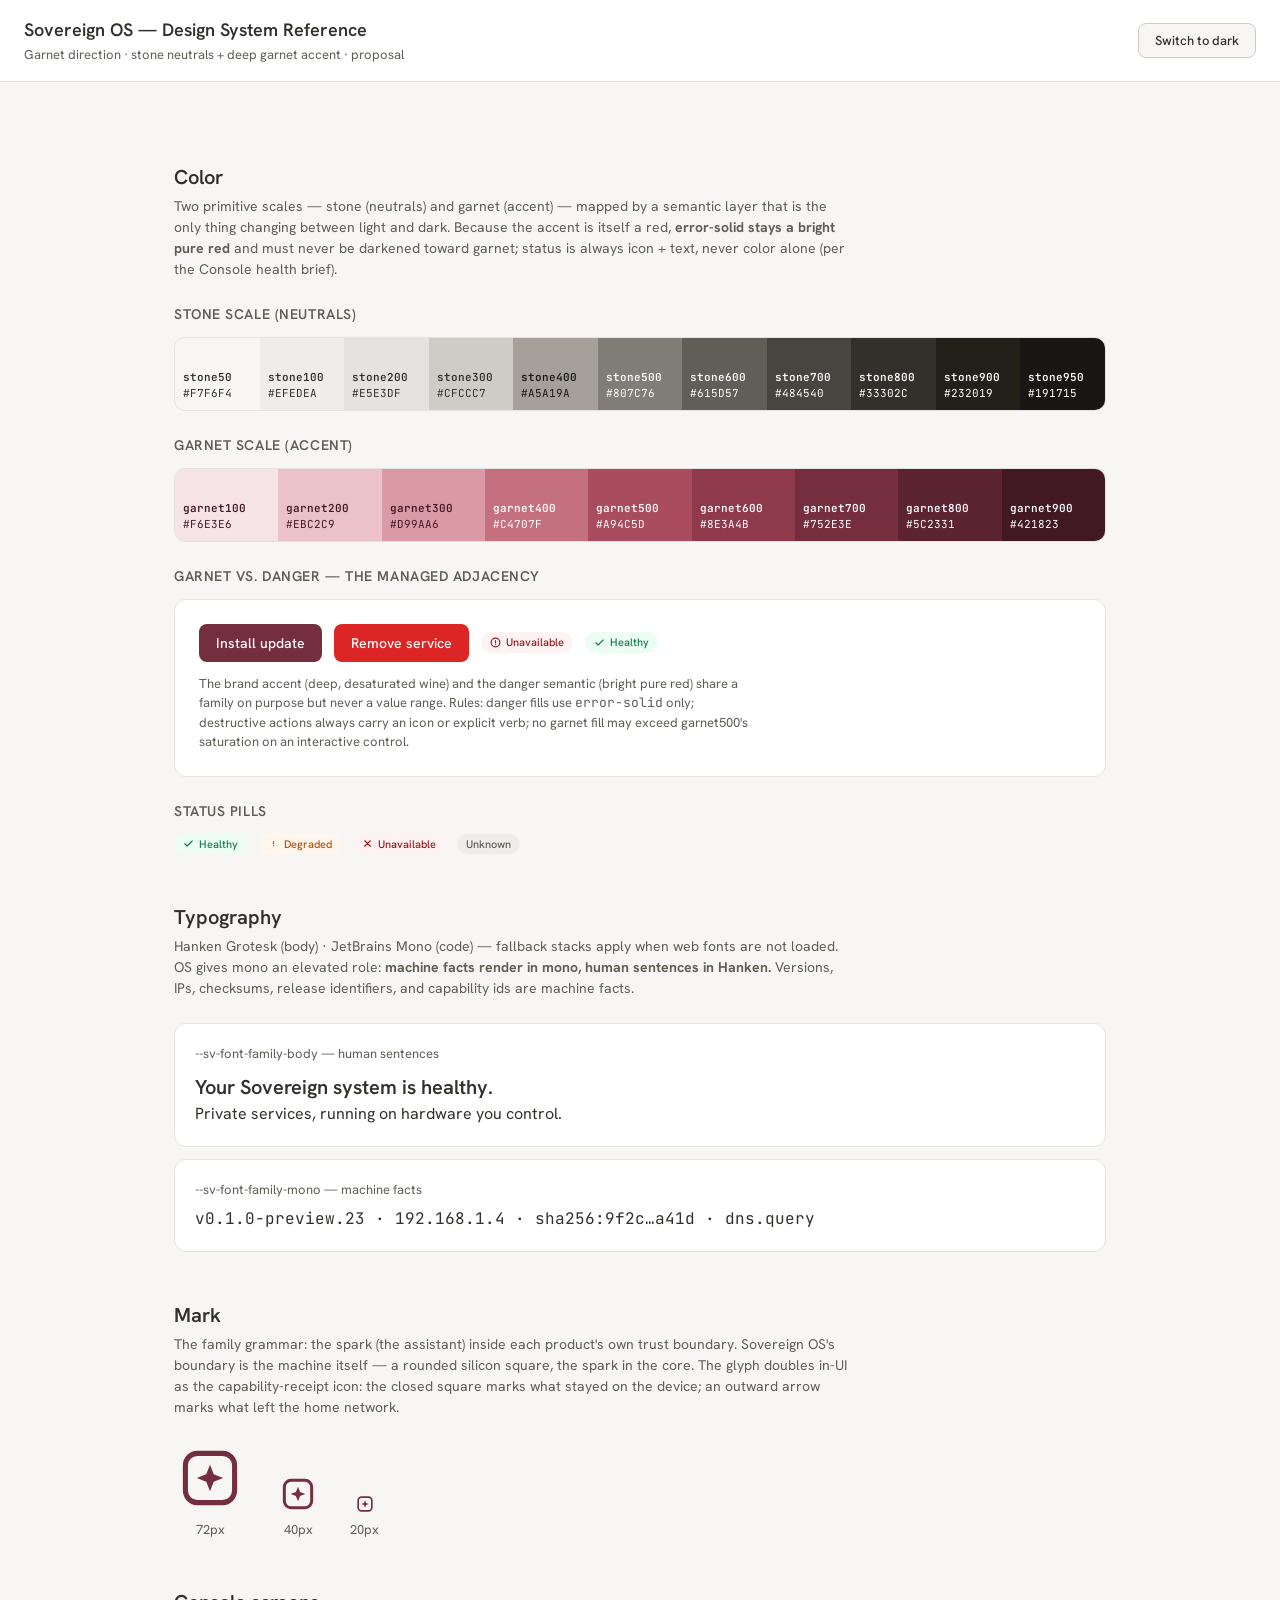
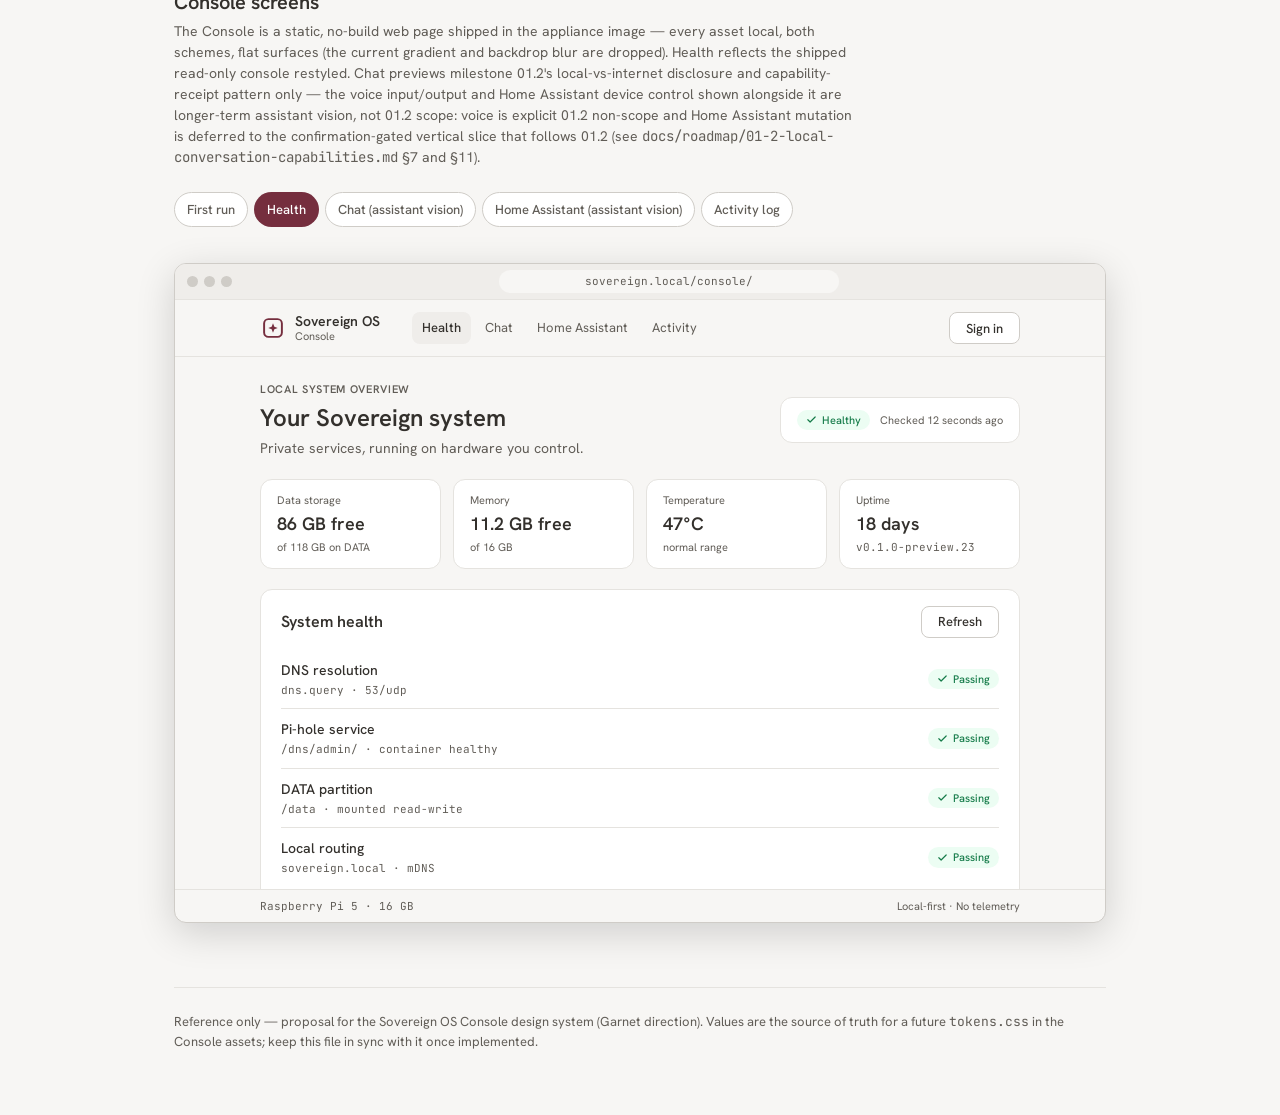
<file: docs/design/console-design-system-reference.html>
<!doctype html>
<html lang="en" data-theme="light">
<head>
<meta charset="UTF-8" />
<meta name="viewport" content="width=device-width, initial-scale=1.0" />
<title>Sovereign OS — Design System Reference</title>
<!--
  Static, dependency-free reference for the proposed Sovereign OS design
  system ("Garnet" direction: stone neutrals + deep garnet accent). Pure
  design documentation — open directly in a browser, no build step. Not
  shipped in the appliance image.

  The Google Fonts <link> below is ONLY so this reference page can preview
  Hanken Grotesk / JetBrains Mono. The real Console ships every asset in
  the image and loads nothing from the internet; fontFamily tokens name the
  font first in the stack and fall back to the system font when it isn't
  present — same convention as the sibling Sovereign products.
-->
<link rel="preconnect" href="https://fonts.googleapis.com" />
<link rel="preconnect" href="https://fonts.gstatic.com" crossorigin />
<link
  href="https://fonts.googleapis.com/css2?family=Hanken+Grotesk:wght@400;500;600;700&family=JetBrains+Mono:wght@400;500;700&display=swap"
  rel="stylesheet"
/>
<style>
  :root {
    /* ---- primitives: stone neutral scale ---- */
    --sv-white: #ffffff;
    --sv-black: #000000;
    --sv-stone-50: #f7f6f4;
    --sv-stone-100: #efedea;
    --sv-stone-200: #e5e3df;
    --sv-stone-300: #cfccc7;
    --sv-stone-400: #a5a19a;
    --sv-stone-500: #807c76;
    --sv-stone-600: #615d57;
    --sv-stone-700: #484540;
    --sv-stone-800: #33302c;
    --sv-stone-900: #232019;
    --sv-stone-950: #191715;

    /* ---- primitives: garnet accent scale ---- */
    --sv-garnet-100: #f6e3e6;
    --sv-garnet-200: #ebc2c9;
    --sv-garnet-300: #d99aa6;
    --sv-garnet-400: #c4707f;
    --sv-garnet-500: #a94c5d;
    --sv-garnet-600: #8e3a4b;
    --sv-garnet-700: #752e3e;
    --sv-garnet-800: #5c2331;
    --sv-garnet-900: #421823;

    /* ---- primitives: status ----
       error-solid is deliberately a BRIGHT pure red (#dc2626, not a deep
       one): the brand accent is itself a red, so the danger semantic keeps
       maximum value/saturation distance from garnet. Never darken it
       toward the accent. */
    --sv-amber-100: #fff7ed;
    --sv-amber-200: #fed7aa;
    --sv-amber-800: #b45309;
    --sv-amber-900: #92400e;
    --sv-green-100: #ecfdf3;
    --sv-green-200: #bbf7d0;
    --sv-green-800: #167c4a;
    --sv-green-900: #14532d;
    --sv-red-100: #fef2f2;
    --sv-red-200: #fecaca;
    --sv-red-600: #dc2626;
    --sv-red-800: #991b1b;
    --sv-red-900: #7f1d1d;
    --sv-blue-100: #eff6ff;
    --sv-blue-200: #dbeafe;
    --sv-blue-800: #1d4ed8;
    --sv-blue-900: #1e3a8a;

    /* ---- primitives: spacing / radius / type / motion ---- */
    --sv-space-1: 4px;
    --sv-space-2: 8px;
    --sv-space-3: 12px;
    --sv-space-4: 16px;
    --sv-space-5: 20px;
    --sv-space-6: 24px;
    --sv-space-8: 32px;
    --sv-space-10: 40px;
    --sv-space-12: 48px;
    --sv-space-16: 64px;

    --sv-radius-sm: 6px;
    --sv-radius-md: 8px;
    --sv-radius-lg: 11px;
    --sv-radius-xl: 12px;
    --sv-radius-2xl: 14px;
    --sv-radius-full: 9999px;

    --sv-font-family-body: 'Hanken Grotesk', -apple-system, 'Segoe UI', system-ui, sans-serif;
    --sv-font-family-mono: 'JetBrains Mono', ui-monospace, Menlo, Consolas, monospace;

    --sv-font-size-label: 11px;
    --sv-font-size-xs: 12px;
    --sv-font-size-caption: 13px;
    --sv-font-size-sm: 14px;
    --sv-font-size-md: 16px;
    --sv-font-size-lg: 18px;
    --sv-font-size-xl: 20px;
    --sv-font-size-2xl: 24px;

    --sv-font-weight-regular: 400;
    --sv-font-weight-medium: 500;
    --sv-font-weight-semibold: 600;
    --sv-font-weight-bold: 700;

    --sv-touch-target-min: 44px;
    --sv-motion-duration-fast: 150ms;

    /* ---- semantic: light (default) ---- */
    --sv-color-surface: var(--sv-stone-50);
    --sv-color-surface-sunken: var(--sv-stone-100);
    --sv-color-surface-raised: var(--sv-white);
    --sv-color-text-primary: var(--sv-stone-800);
    /* stone-500/stone-400 (the original muted/subtle mapping) read at
       3.84:1 / 2.38:1 against this surface — both below WCAG AA's 4.5:1
       floor for the machine-fact/caption text they're actually used for.
       stone-600 is the lightest step on this ramp that clears AA here, so
       muted and subtle share it: there is no AA-safe tone between "reads
       like primary text" and "fails contrast" at this lightness/hue. */
    --sv-color-text-muted: var(--sv-stone-600);
    --sv-color-text-subtle: var(--sv-stone-600);
    --sv-color-text-on-accent: var(--sv-white);
    --sv-color-border: var(--sv-stone-200);
    --sv-color-border-strong: var(--sv-stone-300);
    --sv-color-accent: var(--sv-garnet-700);
    --sv-color-accent-hover: var(--sv-garnet-800);
    --sv-color-accent-subtle: rgba(117, 46, 62, 0.1);
    --sv-color-focus-ring: var(--sv-garnet-700);
    --sv-color-scrim: rgba(25, 23, 21, 0.5);

    --sv-color-error-surface: var(--sv-red-100);
    --sv-color-error-text: var(--sv-red-800);
    --sv-color-error-border: var(--sv-red-200);
    --sv-color-error-solid: var(--sv-red-600);
    --sv-color-warning-surface: var(--sv-amber-100);
    --sv-color-warning-text: var(--sv-amber-800);
    --sv-color-warning-border: var(--sv-amber-200);
    --sv-color-success-surface: var(--sv-green-100);
    --sv-color-success-text: var(--sv-green-800);
    --sv-color-success-border: var(--sv-green-200);
    --sv-color-info-surface: var(--sv-blue-100);
    --sv-color-info-text: var(--sv-blue-800);
    --sv-color-info-border: var(--sv-blue-200);

    --sv-shadow-card: 0 1px 3px rgba(0, 0, 0, 0.08);
    --sv-shadow-popover: 0 10px 38px rgba(0, 0, 0, 0.16);
  }

  html[data-theme='dark'] {
    --sv-color-surface: var(--sv-stone-950);
    --sv-color-surface-sunken: var(--sv-stone-900);
    --sv-color-surface-raised: var(--sv-stone-900);
    --sv-color-text-primary: var(--sv-stone-50);
    /* Same AA constraint as the light theme above, mirrored: stone-600
       (2.49:1 here) fails, stone-400 is the lightest step that clears
       4.5:1 against this surface, so muted and subtle share it. */
    --sv-color-text-muted: var(--sv-stone-400);
    --sv-color-text-subtle: var(--sv-stone-400);
    --sv-color-text-on-accent: var(--sv-garnet-900);
    --sv-color-border: var(--sv-stone-800);
    --sv-color-border-strong: var(--sv-stone-700);
    --sv-color-accent: var(--sv-garnet-300);
    --sv-color-accent-hover: var(--sv-garnet-400);
    --sv-color-accent-subtle: rgba(217, 154, 166, 0.14);
    --sv-color-focus-ring: var(--sv-garnet-200);
    --sv-color-scrim: rgba(0, 0, 0, 0.5);

    --sv-color-error-surface: var(--sv-red-900);
    --sv-color-error-text: var(--sv-red-200);
    --sv-color-error-border: var(--sv-red-800);
    --sv-color-error-solid: var(--sv-red-600);
    --sv-color-warning-surface: var(--sv-amber-900);
    --sv-color-warning-text: var(--sv-amber-200);
    --sv-color-warning-border: var(--sv-amber-800);
    --sv-color-success-surface: var(--sv-green-900);
    --sv-color-success-text: var(--sv-green-200);
    --sv-color-success-border: var(--sv-green-800);
    --sv-color-info-surface: var(--sv-blue-900);
    --sv-color-info-text: var(--sv-blue-100);
    --sv-color-info-border: var(--sv-blue-800);

    --sv-shadow-card: 0 1px 3px rgba(0, 0, 0, 0.4);
    --sv-shadow-popover: 0 10px 38px rgba(0, 0, 0, 0.6);
  }

  * {
    box-sizing: border-box;
  }

  body {
    margin: 0;
    background: var(--sv-color-surface);
    color: var(--sv-color-text-primary);
    font-family: var(--sv-font-family-body);
    font-size: var(--sv-font-size-md);
    line-height: 1.5;
    transition:
      background var(--sv-motion-duration-fast) ease,
      color var(--sv-motion-duration-fast) ease;
  }

  .page {
    max-width: 980px;
    margin: 0 auto;
    padding: var(--sv-space-8) var(--sv-space-6) var(--sv-space-16);
  }

  header.top {
    position: sticky;
    top: 0;
    z-index: 10;
    display: flex;
    align-items: center;
    justify-content: space-between;
    padding: var(--sv-space-4) var(--sv-space-6);
    background: var(--sv-color-surface-raised);
    border-bottom: 1px solid var(--sv-color-border);
  }

  header.top h1 {
    font-size: var(--sv-font-size-lg);
    font-weight: var(--sv-font-weight-semibold);
    margin: 0;
  }

  header.top p {
    margin: 2px 0 0;
    font-size: var(--sv-font-size-caption);
    color: var(--sv-color-text-muted);
  }

  #theme-toggle {
    font-family: var(--sv-font-family-body);
    font-weight: var(--sv-font-weight-medium);
    font-size: var(--sv-font-size-caption);
    background: var(--sv-color-surface);
    color: var(--sv-color-text-primary);
    border: 1px solid var(--sv-color-border-strong);
    border-radius: var(--sv-radius-md);
    padding: var(--sv-space-2) var(--sv-space-4);
    cursor: pointer;
  }

  #theme-toggle:hover {
    background: var(--sv-color-surface-sunken);
  }

  section {
    margin-top: var(--sv-space-12);
  }

  section > h2 {
    font-size: var(--sv-font-size-xl);
    font-weight: var(--sv-font-weight-semibold);
    margin: 0 0 var(--sv-space-1);
  }

  section > p.desc {
    margin: 0 0 var(--sv-space-6);
    color: var(--sv-color-text-muted);
    font-size: var(--sv-font-size-sm);
    max-width: 680px;
  }

  h3.sub {
    font-size: var(--sv-font-size-sm);
    font-weight: var(--sv-font-weight-semibold);
    text-transform: uppercase;
    letter-spacing: 0.04em;
    color: var(--sv-color-text-muted);
    margin: var(--sv-space-6) 0 var(--sv-space-3);
  }

  /* ---- swatches ---- */
  .scale {
    display: grid;
    grid-template-columns: repeat(auto-fit, minmax(80px, 1fr));
    border-radius: var(--sv-radius-lg);
    overflow: hidden;
    border: 1px solid var(--sv-color-border);
  }

  .swatch {
    height: 72px;
    display: flex;
    flex-direction: column;
    justify-content: flex-end;
    padding: var(--sv-space-2);
    font-size: var(--sv-font-size-label);
    font-family: var(--sv-font-family-mono);
  }

  .swatch .name {
    font-weight: var(--sv-font-weight-semibold);
  }

  /* ---- typography ---- */
  .font-sample {
    border: 1px solid var(--sv-color-border);
    border-radius: var(--sv-radius-xl);
    padding: var(--sv-space-5);
    background: var(--sv-color-surface-raised);
    margin-bottom: var(--sv-space-3);
  }

  .font-sample .sample-heading {
    font-size: var(--sv-font-size-caption);
    color: var(--sv-color-text-muted);
    margin: 0 0 var(--sv-space-2);
  }

  .font-sample .sample-text {
    font-size: var(--sv-font-size-xl);
    margin: 0;
  }

  .font-sample.mono .sample-text {
    font-family: var(--sv-font-family-mono);
    font-size: var(--sv-font-size-md);
  }

  .machine-fact {
    font-family: var(--sv-font-family-mono);
  }

  /* ---- components ---- */
  .component-block {
    border: 1px solid var(--sv-color-border);
    border-radius: var(--sv-radius-xl);
    padding: var(--sv-space-6);
    background: var(--sv-color-surface-raised);
    margin-bottom: var(--sv-space-4);
  }

  .component-block h4 {
    margin: 0 0 var(--sv-space-4);
    font-size: var(--sv-font-size-sm);
    font-weight: var(--sv-font-weight-semibold);
  }

  .component-block p.note {
    margin: var(--sv-space-3) 0 0;
    font-size: var(--sv-font-size-caption);
    color: var(--sv-color-text-muted);
    max-width: 560px;
  }

  .row {
    display: flex;
    align-items: center;
    gap: var(--sv-space-3);
    flex-wrap: wrap;
  }

  .btn {
    display: inline-flex;
    align-items: center;
    justify-content: center;
    gap: 6px;
    border-width: 1px;
    border-style: solid;
    border-radius: var(--sv-radius-md);
    font-family: var(--sv-font-family-body);
    font-weight: var(--sv-font-weight-medium);
    cursor: pointer;
    transition: background-color var(--sv-motion-duration-fast) ease;
    height: 38px;
    padding: 0 var(--sv-space-4);
    font-size: var(--sv-font-size-sm);
  }

  .btn:focus-visible {
    outline: 2px solid var(--sv-color-focus-ring);
    outline-offset: 2px;
  }

  .btn.primary {
    background: var(--sv-color-accent);
    border-color: transparent;
    color: var(--sv-color-text-on-accent);
  }
  .btn.primary:hover {
    background: var(--sv-color-accent-hover);
  }

  .btn.secondary {
    background: var(--sv-color-surface-raised);
    border-color: var(--sv-color-border-strong);
    color: var(--sv-color-text-primary);
  }
  .btn.secondary:hover {
    background: var(--sv-color-surface-sunken);
  }

  .btn.ghost {
    background: transparent;
    border-color: transparent;
    color: var(--sv-color-text-primary);
  }
  .btn.ghost:hover {
    background: var(--sv-color-accent-subtle);
  }

  .btn.danger {
    background: var(--sv-color-error-solid);
    border-color: transparent;
    color: var(--sv-white);
  }

  .btn:disabled {
    opacity: 0.5;
    cursor: not-allowed;
  }

  .field {
    display: flex;
    flex-direction: column;
    gap: 4px;
    width: 240px;
  }

  .field label {
    font-size: var(--sv-font-size-caption);
    font-weight: var(--sv-font-weight-medium);
  }

  .field input,
  .field textarea {
    font-family: var(--sv-font-family-body);
    font-size: var(--sv-font-size-sm);
    height: 38px;
    padding: 0 var(--sv-space-3);
    border-radius: var(--sv-radius-md);
    border: 1px solid var(--sv-color-border-strong);
    background: var(--sv-color-surface-raised);
    color: var(--sv-color-text-primary);
    outline: none;
  }

  .field textarea {
    height: auto;
    min-height: 38px;
    padding: 9px var(--sv-space-3);
    resize: none;
    line-height: 1.4;
  }

  .field input:focus,
  .field textarea:focus {
    border-color: var(--sv-color-focus-ring);
    box-shadow: 0 0 0 2px var(--sv-color-accent-subtle);
  }

  .field .hint {
    font-size: 11px;
    color: var(--sv-color-text-muted);
  }

  .pill {
    display: inline-flex;
    align-items: center;
    gap: 5px;
    padding: 2px 9px;
    border-radius: var(--sv-radius-full);
    font-size: 11px;
    font-weight: var(--sv-font-weight-medium);
    white-space: nowrap;
  }

  .pill svg {
    width: 11px;
    height: 11px;
  }

  .pill.ok {
    background: var(--sv-color-success-surface);
    color: var(--sv-color-success-text);
  }
  .pill.warn {
    background: var(--sv-color-warning-surface);
    color: var(--sv-color-warning-text);
  }
  .pill.bad {
    background: var(--sv-color-error-surface);
    color: var(--sv-color-error-text);
  }
  .pill.neutral {
    background: var(--sv-color-surface-sunken);
    color: var(--sv-color-text-muted);
  }

  /* ---- mark ---- */
  .mark-row {
    display: flex;
    align-items: flex-end;
    gap: var(--sv-space-8);
    flex-wrap: wrap;
  }

  .mark-item {
    text-align: center;
    font-size: var(--sv-font-size-caption);
    color: var(--sv-color-text-muted);
  }

  /* ---- screens ---- */
  .screen-tabs {
    display: flex;
    gap: 6px;
    overflow-x: auto;
    padding-bottom: var(--sv-space-3);
    margin-bottom: var(--sv-space-6);
  }

  .screen-tab {
    flex-shrink: 0;
    font-family: var(--sv-font-family-body);
    font-size: var(--sv-font-size-caption);
    font-weight: var(--sv-font-weight-medium);
    padding: var(--sv-space-2) var(--sv-space-3);
    border-radius: var(--sv-radius-full);
    border: 1px solid var(--sv-color-border-strong);
    background: var(--sv-color-surface-raised);
    color: var(--sv-color-text-muted);
    cursor: pointer;
  }

  .screen-tab.active {
    background: var(--sv-color-accent);
    border-color: transparent;
    color: var(--sv-color-text-on-accent);
  }

  .browser-frame {
    display: flex;
    flex-direction: column;
    height: 660px;
    border: 1px solid var(--sv-color-border-strong);
    border-radius: var(--sv-radius-xl);
    overflow: hidden;
    background: var(--sv-color-surface);
    box-shadow: var(--sv-shadow-popover);
  }

  .browser-titlebar {
    flex-shrink: 0;
    display: flex;
    align-items: center;
    gap: var(--sv-space-3);
    height: 36px;
    padding: 0 var(--sv-space-3);
    background: var(--sv-color-surface-sunken);
    border-bottom: 1px solid var(--sv-color-border);
  }

  .browser-titlebar .lights {
    display: flex;
    gap: 6px;
  }

  .browser-titlebar .lights span {
    width: 11px;
    height: 11px;
    border-radius: 50%;
    background: var(--sv-color-border-strong);
  }

  .browser-titlebar .url {
    flex: 1;
    max-width: 340px;
    margin: 0 auto;
    padding: 3px 12px;
    border-radius: var(--sv-radius-full);
    background: var(--sv-color-surface);
    font-family: var(--sv-font-family-mono);
    font-size: 11px;
    color: var(--sv-color-text-muted);
    text-align: center;
  }

  .console-topbar {
    flex-shrink: 0;
    padding: var(--sv-space-3) var(--sv-space-6);
    background: var(--sv-color-surface);
    border-bottom: 1px solid var(--sv-color-border);
  }

  /* Chrome bars (topbar, trust strip, footer) align their content to the
     same 760px column the page content uses — the brand and actions sit
     over the content, not pinned to the window edges. */
  .console-bar-inner {
    width: 100%;
    max-width: 760px;
    margin: 0 auto;
    display: flex;
    align-items: center;
    gap: var(--sv-space-4);
  }

  .console-brand {
    display: flex;
    align-items: center;
    gap: 9px;
  }

  .console-brand svg {
    flex-shrink: 0;
    display: block;
  }

  /* Tight two-line lockup: both lines share the icon's left edge and the
     pair is vertically centered against the icon as one block. */
  .console-brand .wordmark {
    display: flex;
    flex-direction: column;
    justify-content: center;
    line-height: 1.15;
  }

  .console-brand .wordmark strong {
    font-weight: var(--sv-font-weight-semibold);
    font-size: var(--sv-font-size-sm);
    color: var(--sv-color-text-primary);
  }

  .console-brand .wordmark small {
    font-weight: var(--sv-font-weight-regular);
    font-size: 11px;
    color: var(--sv-color-text-muted);
    margin-top: 1px;
  }

  .console-nav {
    display: flex;
    gap: 4px;
    margin-left: var(--sv-space-4);
  }

  .console-nav a {
    padding: 6px 10px;
    border-radius: var(--sv-radius-md);
    font-size: var(--sv-font-size-caption);
    color: var(--sv-color-text-muted);
    text-decoration: none;
    cursor: pointer;
  }

  .console-nav a.active {
    background: var(--sv-color-surface-sunken);
    color: var(--sv-color-text-primary);
    font-weight: var(--sv-font-weight-medium);
  }

  .auth-wrap {
    margin-left: auto;
    position: relative;
  }

  /* Sign-in popover — anchored under the topbar button, matching the shipped
     console's dropdown auth panel. One credential, no username: the Console
     has a single administrator whose password is generated at first boot. */
  .auth-pop {
    position: absolute;
    right: 0;
    top: calc(100% + 8px);
    z-index: 5;
    width: 280px;
    padding: var(--sv-space-4);
    background: var(--sv-color-surface-raised);
    border: 1px solid var(--sv-color-border);
    border-radius: var(--sv-radius-xl);
    box-shadow: var(--sv-shadow-popover);
    display: none;
    flex-direction: column;
    gap: var(--sv-space-3);
  }

  .auth-pop.open {
    display: flex;
  }

  .auth-pop h3 {
    margin: 0;
    font-size: var(--sv-font-size-sm);
    font-weight: var(--sv-font-weight-semibold);
  }

  .auth-pop .auth-caption {
    margin: -6px 0 0;
    font-size: 11px;
    color: var(--sv-color-text-muted);
  }

  .auth-pop .auth-message {
    margin: 0;
    min-height: 1em;
    font-size: 11px;
    color: var(--sv-color-error-text);
  }

  /* Error state: message in the aria-live region plus a solid error border
     on the field. No shake or flash animation — reduced-motion is a design
     brief requirement, so the error is stated, not performed. */
  .auth-pop .field.error input {
    border-color: var(--sv-color-error-solid);
  }

  .auth-pop .auth-reset {
    margin: 0;
    padding-top: var(--sv-space-2);
    border-top: 1px solid var(--sv-color-border);
    font-size: 11px;
    color: var(--sv-color-text-subtle);
  }

  /* Signed-in state: the frame carries .authed; controls that mutate the
     device are hidden until then. The signed-in identity is a quiet label,
     not a user menu — the Console has exactly one administrator. */
  .auth-user {
    display: flex;
    align-items: center;
    gap: var(--sv-space-3);
  }

  .auth-user .who {
    display: inline-flex;
    align-items: center;
    gap: 6px;
    font-size: var(--sv-font-size-caption);
    color: var(--sv-color-text-muted);
  }

  .auth-user .who .dot {
    width: 7px;
    height: 7px;
    border-radius: 50%;
    background: var(--sv-color-accent);
  }

  .authed-only {
    display: none !important;
  }

  .browser-frame.authed .authed-only {
    display: inline-flex !important;
  }

  .browser-frame.authed .signedout-only {
    display: none !important;
  }

  .console-screen {
    display: none;
    flex-direction: column;
    flex: 1;
    min-height: 0;
  }

  .console-screen.active {
    display: flex;
  }

  .console-scroll {
    flex: 1;
    min-height: 0;
    overflow-y: auto;
    padding: var(--sv-space-6);
  }

  .console-inner {
    max-width: 760px;
    margin: 0 auto;
  }

  .hero {
    display: flex;
    align-items: center;
    justify-content: space-between;
    gap: var(--sv-space-4);
    flex-wrap: wrap;
    margin-bottom: var(--sv-space-5);
  }

  .eyebrow {
    font-size: 11px;
    font-weight: var(--sv-font-weight-semibold);
    letter-spacing: 0.06em;
    text-transform: uppercase;
    color: var(--sv-color-text-muted);
    margin: 0 0 2px;
  }

  .hero h1 {
    font-size: var(--sv-font-size-2xl);
    font-weight: var(--sv-font-weight-semibold);
    margin: 0;
  }

  .hero .lede {
    margin: 2px 0 0;
    font-size: var(--sv-font-size-sm);
    color: var(--sv-color-text-muted);
  }

  .status-panel {
    display: flex;
    align-items: center;
    gap: 10px;
    padding: var(--sv-space-3) var(--sv-space-4);
    border: 1px solid var(--sv-color-border);
    border-radius: var(--sv-radius-xl);
    background: var(--sv-color-surface-raised);
  }

  .status-panel .checked {
    display: block;
    font-size: 11px;
    color: var(--sv-color-text-subtle);
  }

  .metrics {
    display: grid;
    grid-template-columns: repeat(auto-fit, minmax(150px, 1fr));
    gap: var(--sv-space-3);
    margin-bottom: var(--sv-space-5);
  }

  .metric-card {
    background: var(--sv-color-surface-raised);
    border: 1px solid var(--sv-color-border);
    border-radius: var(--sv-radius-xl);
    padding: var(--sv-space-3) var(--sv-space-4);
  }

  .metric-card .label {
    font-size: 11px;
    color: var(--sv-color-text-muted);
  }

  .metric-card .value {
    font-size: var(--sv-font-size-lg);
    font-weight: var(--sv-font-weight-semibold);
    margin-top: 2px;
  }

  .metric-card .detail {
    font-size: 11px;
    color: var(--sv-color-text-subtle);
    margin-top: 2px;
  }

  .panel {
    background: var(--sv-color-surface-raised);
    border: 1px solid var(--sv-color-border);
    border-radius: var(--sv-radius-xl);
    padding: var(--sv-space-4) var(--sv-space-5);
    margin-bottom: var(--sv-space-4);
  }

  .panel-heading {
    display: flex;
    align-items: center;
    justify-content: space-between;
    margin-bottom: var(--sv-space-3);
  }

  .panel-heading h2 {
    font-size: var(--sv-font-size-md);
    font-weight: var(--sv-font-weight-semibold);
    margin: 0;
  }

  .check-row {
    display: flex;
    align-items: center;
    justify-content: space-between;
    gap: var(--sv-space-3);
    padding: 10px 0;
    border-bottom: 1px solid var(--sv-color-border);
  }

  .check-row:last-child {
    border-bottom: none;
  }

  .check-row .name {
    font-size: var(--sv-font-size-sm);
    font-weight: var(--sv-font-weight-medium);
  }

  .check-row .detail {
    font-family: var(--sv-font-family-mono);
    font-size: 11px;
    color: var(--sv-color-text-muted);
    margin-top: 1px;
  }

  /* A detail line that is a human sentence, not a machine fact, stays in
     the body face — mono is reserved for identifiers, per the typography
     rule. Wrap any embedded machine fact in .machine-fact. */
  .check-row .detail.human {
    font-family: var(--sv-font-family-body);
  }

  /* ---- chat ---- */
  .trust-strip {
    flex-shrink: 0;
    padding: 6px var(--sv-space-6);
    background: var(--sv-color-surface-sunken);
    border-bottom: 1px solid var(--sv-color-border);
    font-size: var(--sv-font-size-xs);
    color: var(--sv-color-text-muted);
  }

  .trust-strip .console-bar-inner {
    gap: 6px;
  }

  .trust-strip .machine-fact {
    font-size: 11px;
  }

  .chat-thread {
    display: flex;
    flex-direction: column;
    gap: var(--sv-space-3);
  }

  .bubble {
    max-width: 72%;
    padding: var(--sv-space-3) var(--sv-space-4);
    border-radius: var(--sv-radius-2xl);
    font-size: var(--sv-font-size-sm);
    line-height: 1.5;
  }

  .bubble.assistant {
    align-self: flex-start;
    background: var(--sv-color-surface-sunken);
    border-bottom-left-radius: var(--sv-radius-sm);
  }

  .bubble.user {
    align-self: flex-end;
    background: var(--sv-color-accent);
    color: var(--sv-color-text-on-accent);
    border-bottom-right-radius: var(--sv-radius-sm);
  }

  /* Capability receipt — every reply that invoked a capability says so
     (milestone 01.2's disclosure requirement). Core glyph = the device
     boundary: closed square for a request that stayed on the device, square
     with an outward arrow for one that left the home network. The label is
     the capability id in mono, then the provider and the boundary outcome. */
  .receipt {
    display: inline-flex;
    align-items: center;
    gap: 5px;
    align-self: flex-start;
    margin: -6px 0 0 10px;
    font-size: 11px;
    color: var(--sv-color-text-subtle);
  }

  .receipt svg {
    width: 11px;
    height: 11px;
    flex-shrink: 0;
  }

  .receipt .machine-fact {
    font-size: 10px;
  }

  .composer {
    flex-shrink: 0;
    border-top: 1px solid var(--sv-color-border);
    padding: var(--sv-space-3) var(--sv-space-6);
  }

  .composer-inner {
    max-width: 760px;
    margin: 0 auto;
    display: flex;
    align-items: flex-end;
    gap: 8px;
  }

  .send-btn {
    width: var(--sv-touch-target-min);
    height: var(--sv-touch-target-min);
    border-radius: 50%;
    background: var(--sv-color-accent);
    color: var(--sv-color-text-on-accent);
    display: flex;
    align-items: center;
    justify-content: center;
    border: none;
    flex-shrink: 0;
    cursor: pointer;
  }

  /* Voice input — a quiet sibling of send, never the primary affordance:
     the concept paper makes voice optional, so the mic must read as an
     alternative, not a requirement. Speech recognition and synthesis run
     on this device; the receipts under voice messages say so in the same
     grammar as every other capability. */
  .mic-btn {
    width: var(--sv-touch-target-min);
    height: var(--sv-touch-target-min);
    border-radius: 50%;
    background: transparent;
    color: var(--sv-color-text-muted);
    border: 1px solid var(--sv-color-border-strong);
    display: flex;
    align-items: center;
    justify-content: center;
    flex-shrink: 0;
    cursor: pointer;
  }

  .mic-btn:hover {
    background: var(--sv-color-accent-subtle);
    color: var(--sv-color-text-primary);
  }

  .receipt.from-user {
    align-self: flex-end;
    margin: -6px 10px 0 0;
  }

  /* ---- activity log ---- */
  .filter-chip {
    display: inline-flex;
    align-items: center;
    padding: 4px 11px;
    border-radius: var(--sv-radius-full);
    border: 1px solid var(--sv-color-border-strong);
    background: var(--sv-color-surface-raised);
    color: var(--sv-color-text-muted);
    font-family: var(--sv-font-family-body);
    font-size: var(--sv-font-size-xs);
    font-weight: var(--sv-font-weight-medium);
    cursor: pointer;
    white-space: nowrap;
  }

  .filter-chip.active {
    background: var(--sv-color-accent);
    border-color: transparent;
    color: var(--sv-color-text-on-accent);
  }

  .log-day {
    padding: var(--sv-space-4) 0 var(--sv-space-1);
    font-size: 11px;
    font-weight: var(--sv-font-weight-semibold);
    letter-spacing: 0.06em;
    text-transform: uppercase;
    color: var(--sv-color-text-muted);
  }

  .log-time {
    flex-shrink: 0;
    width: 44px;
    font-family: var(--sv-font-family-mono);
    font-size: 11px;
    color: var(--sv-color-text-subtle);
  }

  .check-row .log-body {
    flex: 1;
    min-width: 0;
  }

  .console-footer {
    flex-shrink: 0;
    padding: var(--sv-space-2) var(--sv-space-6);
    border-top: 1px solid var(--sv-color-border);
    font-size: 11px;
    color: var(--sv-color-text-subtle);
  }

  .console-footer .console-bar-inner {
    justify-content: space-between;
    gap: var(--sv-space-3);
  }

  footer.page-footer {
    margin-top: var(--sv-space-16);
    padding-top: var(--sv-space-6);
    border-top: 1px solid var(--sv-color-border);
    font-size: var(--sv-font-size-caption);
    color: var(--sv-color-text-muted);
  }

  @media (prefers-reduced-motion: reduce) {
    *, *::before, *::after {
      scroll-behavior: auto !important;
      transition: none !important;
    }
  }
</style>
</head>
<body>

<header class="top">
  <div>
    <h1>Sovereign OS — Design System Reference</h1>
    <p>Garnet direction · stone neutrals + deep garnet accent · proposal</p>
  </div>
  <button id="theme-toggle" onclick="toggleTheme()">Switch to dark</button>
</header>

<div class="page">

  <section id="colors">
    <h2>Color</h2>
    <p class="desc">
      Two primitive scales — stone (neutrals) and garnet (accent) — mapped by a
      semantic layer that is the only thing changing between light and dark.
      Because the accent is itself a red, <strong>error-solid stays a bright
      pure red</strong> and must never be darkened toward garnet; status is
      always icon + text, never color alone (per the Console health brief).
    </p>

    <h3 class="sub">Stone scale (neutrals)</h3>
    <div class="scale">
      <div class="swatch" style="background:var(--sv-stone-50); color:var(--sv-stone-800);"><span class="name">stone50</span>#F7F6F4</div>
      <div class="swatch" style="background:var(--sv-stone-100); color:var(--sv-stone-800);"><span class="name">stone100</span>#EFEDEA</div>
      <div class="swatch" style="background:var(--sv-stone-200); color:var(--sv-stone-800);"><span class="name">stone200</span>#E5E3DF</div>
      <div class="swatch" style="background:var(--sv-stone-300); color:var(--sv-stone-800);"><span class="name">stone300</span>#CFCCC7</div>
      <div class="swatch" style="background:var(--sv-stone-400); color:var(--sv-stone-950);"><span class="name">stone400</span>#A5A19A</div>
      <div class="swatch" style="background:var(--sv-stone-500); color:var(--sv-white);"><span class="name">stone500</span>#807C76</div>
      <div class="swatch" style="background:var(--sv-stone-600); color:var(--sv-white);"><span class="name">stone600</span>#615D57</div>
      <div class="swatch" style="background:var(--sv-stone-700); color:var(--sv-white);"><span class="name">stone700</span>#484540</div>
      <div class="swatch" style="background:var(--sv-stone-800); color:var(--sv-white);"><span class="name">stone800</span>#33302C</div>
      <div class="swatch" style="background:var(--sv-stone-900); color:var(--sv-white);"><span class="name">stone900</span>#232019</div>
      <div class="swatch" style="background:var(--sv-stone-950); color:var(--sv-white);"><span class="name">stone950</span>#191715</div>
    </div>

    <h3 class="sub">Garnet scale (accent)</h3>
    <div class="scale">
      <div class="swatch" style="background:var(--sv-garnet-100); color:var(--sv-garnet-900);"><span class="name">garnet100</span>#F6E3E6</div>
      <div class="swatch" style="background:var(--sv-garnet-200); color:var(--sv-garnet-900);"><span class="name">garnet200</span>#EBC2C9</div>
      <div class="swatch" style="background:var(--sv-garnet-300); color:var(--sv-garnet-900);"><span class="name">garnet300</span>#D99AA6</div>
      <div class="swatch" style="background:var(--sv-garnet-400); color:var(--sv-white);"><span class="name">garnet400</span>#C4707F</div>
      <div class="swatch" style="background:var(--sv-garnet-500); color:var(--sv-white);"><span class="name">garnet500</span>#A94C5D</div>
      <div class="swatch" style="background:var(--sv-garnet-600); color:var(--sv-white);"><span class="name">garnet600</span>#8E3A4B</div>
      <div class="swatch" style="background:var(--sv-garnet-700); color:var(--sv-white);"><span class="name">garnet700</span>#752E3E</div>
      <div class="swatch" style="background:var(--sv-garnet-800); color:var(--sv-white);"><span class="name">garnet800</span>#5C2331</div>
      <div class="swatch" style="background:var(--sv-garnet-900); color:var(--sv-white);"><span class="name">garnet900</span>#421823</div>
    </div>

    <h3 class="sub">Garnet vs. danger — the managed adjacency</h3>
    <div class="component-block">
      <div class="row">
        <button class="btn primary">Install update</button>
        <button class="btn danger">Remove service</button>
        <span class="pill bad">
          <svg viewBox="0 0 24 24" fill="none" stroke="currentColor" stroke-width="2.5" stroke-linecap="round"><path d="M12 8v5"/><path d="M12 16.5h.01"/><circle cx="12" cy="12" r="9.5"/></svg>
          Unavailable
        </span>
        <span class="pill ok">
          <svg viewBox="0 0 24 24" fill="none" stroke="currentColor" stroke-width="2.5" stroke-linecap="round" stroke-linejoin="round"><path d="M4 12.5l5 5 11-11"/></svg>
          Healthy
        </span>
      </div>
      <p class="note">
        The brand accent (deep, desaturated wine) and the danger semantic
        (bright pure red) share a family on purpose but never a value range.
        Rules: danger fills use <code class="machine-fact">error-solid</code>
        only; destructive actions always carry an icon or explicit verb; no
        garnet fill may exceed garnet500's saturation on an interactive
        control.
      </p>
    </div>

    <h3 class="sub">Status pills</h3>
    <div class="row" style="margin-bottom:var(--sv-space-4);">
      <span class="pill ok"><svg viewBox="0 0 24 24" fill="none" stroke="currentColor" stroke-width="2.5" stroke-linecap="round" stroke-linejoin="round"><path d="M4 12.5l5 5 11-11"/></svg>Healthy</span>
      <span class="pill warn"><svg viewBox="0 0 24 24" fill="none" stroke="currentColor" stroke-width="2.5" stroke-linecap="round"><path d="M12 8v5"/><path d="M12 16.5h.01"/></svg>Degraded</span>
      <span class="pill bad"><svg viewBox="0 0 24 24" fill="none" stroke="currentColor" stroke-width="2.5" stroke-linecap="round"><path d="M6 6l12 12M18 6L6 18"/></svg>Unavailable</span>
      <span class="pill neutral">Unknown</span>
    </div>
  </section>

  <section id="typography">
    <h2>Typography</h2>
    <p class="desc">
      Hanken Grotesk (body) · JetBrains Mono (code) — fallback stacks apply
      when web fonts are not loaded. OS gives mono an elevated role:
      <strong>machine facts render in mono, human sentences in Hanken.</strong>
      Versions, IPs, checksums, release identifiers, and capability ids are
      machine facts.
    </p>

    <div class="font-sample">
      <p class="sample-heading">--sv-font-family-body — human sentences</p>
      <p class="sample-text" style="font-weight:600;">Your Sovereign system is healthy.</p>
      <p class="sample-text" style="font-weight:400; font-size:var(--sv-font-size-md);">Private services, running on hardware you control.</p>
    </div>
    <div class="font-sample mono">
      <p class="sample-heading">--sv-font-family-mono — machine facts</p>
      <p class="sample-text">v0.1.0-preview.23 · 192.168.1.4 · sha256:9f2c…a41d · dns.query</p>
    </div>
  </section>

  <section id="mark">
    <h2>Mark</h2>
    <p class="desc">
      The family grammar: the spark (the assistant) inside each product's own
      trust boundary. Sovereign OS's boundary is the machine itself — a
      rounded silicon square, the spark in the core. The glyph doubles in-UI
      as the capability-receipt icon: the closed square marks what stayed on
      the device; an outward arrow marks what left the home network.
    </p>
    <div class="mark-row">
      <div class="mark-item">
        <svg viewBox="0 0 24 24" width="72" height="72" fill="none">
          <rect x="3.8" y="3.8" width="16.4" height="16.4" rx="4" stroke="var(--sv-color-accent)" stroke-width="1.7"/>
          <path d="M12 7.6l1.25 3.15L16.4 12l-3.15 1.25L12 16.4l-1.25-3.15L7.6 12l3.15-1.25L12 7.6z" fill="var(--sv-color-accent)"/>
        </svg>
        <div>72px</div>
      </div>
      <div class="mark-item">
        <svg viewBox="0 0 24 24" width="40" height="40" fill="none">
          <rect x="3.8" y="3.8" width="16.4" height="16.4" rx="4" stroke="var(--sv-color-accent)" stroke-width="1.8"/>
          <path d="M12 7.6l1.25 3.15L16.4 12l-3.15 1.25L12 16.4l-1.25-3.15L7.6 12l3.15-1.25L12 7.6z" fill="var(--sv-color-accent)"/>
        </svg>
        <div>40px</div>
      </div>
      <div class="mark-item">
        <svg viewBox="0 0 24 24" width="20" height="20" fill="none">
          <rect x="3.8" y="3.8" width="16.4" height="16.4" rx="4" stroke="var(--sv-color-accent)" stroke-width="2"/>
          <path d="M12 7.6l1.25 3.15L16.4 12l-3.15 1.25L12 16.4l-1.25-3.15L7.6 12l3.15-1.25L12 7.6z" fill="var(--sv-color-accent)"/>
        </svg>
        <div>20px</div>
      </div>
    </div>
  </section>

  <section id="screens">
    <h2>Console screens</h2>
    <p class="desc">
      The Console is a static, no-build web page shipped in the appliance
      image — every asset local, both schemes, flat surfaces (the current
      gradient and backdrop blur are dropped). Health reflects the shipped
      read-only console restyled. Chat previews milestone 01.2's
      local-vs-internet disclosure and capability-receipt pattern only — the
      voice input/output and Home Assistant device control shown alongside it
      are longer-term assistant vision, not 01.2 scope: voice is explicit
      01.2 non-scope and Home Assistant mutation is deferred to the
      confirmation-gated vertical slice that follows 01.2 (see
      <span class="machine-fact">docs/roadmap/01-2-local-conversation-capabilities.md</span>
      §7 and §11).
    </p>

    <div class="screen-tabs">
      <button class="screen-tab" data-screen="first-run" onclick="showScreen('first-run')">First run</button>
      <button class="screen-tab active" data-screen="health" onclick="showScreen('health')">Health</button>
      <button class="screen-tab" data-screen="chat" onclick="showScreen('chat')">Chat (assistant vision)</button>
      <button class="screen-tab" data-screen="home" onclick="showScreen('home')">Home Assistant (assistant vision)</button>
      <button class="screen-tab" data-screen="activity" onclick="showScreen('activity')">Activity log</button>
    </div>

    <div class="browser-frame">
      <div class="browser-titlebar">
        <span class="lights"><span></span><span></span><span></span></span>
        <span class="url">sovereign.local/console/</span>
      </div>

      <div class="console-topbar">
        <div class="console-bar-inner">
        <span class="console-brand">
          <svg viewBox="0 0 24 24" width="26" height="26" fill="none">
            <rect x="3.8" y="3.8" width="16.4" height="16.4" rx="4" stroke="var(--sv-color-accent)" stroke-width="1.8"/>
            <path d="M12 7.6l1.25 3.15L16.4 12l-3.15 1.25L12 16.4l-1.25-3.15L7.6 12l3.15-1.25L12 7.6z" fill="var(--sv-color-accent)"/>
          </svg>
          <span class="wordmark"><strong>Sovereign OS</strong><small>Console</small></span>
        </span>
        <nav class="console-nav">
          <a id="nav-health" class="active" onclick="showScreen('health')">Health</a>
          <a id="nav-chat" onclick="showScreen('chat')">Chat</a>
          <a id="nav-home" onclick="showScreen('home')">Home Assistant</a>
          <a id="nav-activity" onclick="showScreen('activity')">Activity</a>
        </nav>
        <div class="auth-wrap">
          <span class="auth-user authed-only">
            <span class="who"><span class="dot" aria-hidden="true"></span>Administrator</span>
            <button class="btn secondary" style="height:32px; font-size:var(--sv-font-size-caption);" onclick="signOut()">Sign out</button>
          </span>
          <button id="auth-toggle" class="btn secondary signedout-only" style="height:32px; font-size:var(--sv-font-size-caption);" aria-expanded="false" aria-controls="auth-pop" onclick="toggleAuth()">Sign in</button>
          <div class="auth-pop" id="auth-pop" role="dialog" aria-label="Sign in to Console">
            <h3>Sign in to Console</h3>
            <p class="auth-caption">Signing in unlocks actions that change this device &mdash; installing updates, changing capability scope.</p>
            <div class="field" style="width:100%;">
              <label for="auth-credential">Console password</label>
              <input id="auth-credential" name="password" type="password" autocomplete="current-password" style="width:100%;" />
            </div>
            <button class="btn primary" style="width:100%;" onclick="signIn()">Sign in</button>
            <p class="auth-message" id="auth-message" role="status" aria-live="polite"></p>
            <p class="auth-reset">Generated at first boot. Lost it? Run <span class="machine-fact">sovereign-console-password</span> on the device.</p>
          </div>
        </div>
        </div>
      </div>

      <!-- FIRST RUN (onboarding) -->
      <div class="console-screen" id="cscreen-first-run">
        <div class="console-scroll">
          <div class="console-inner" style="max-width:560px;">
            <div style="text-align:center; padding:var(--sv-space-8) 0 var(--sv-space-6);">
              <svg viewBox="0 0 24 24" width="56" height="56" fill="none" style="margin-bottom:var(--sv-space-4);">
                <rect x="3.8" y="3.8" width="16.4" height="16.4" rx="4" stroke="var(--sv-color-accent)" stroke-width="1.7"/>
                <path d="M12 7.6l1.25 3.15L16.4 12l-3.15 1.25L12 16.4l-1.25-3.15L7.6 12l3.15-1.25L12 7.6z" fill="var(--sv-color-accent)"/>
              </svg>
              <h1 style="font-size:var(--sv-font-size-2xl); font-weight:var(--sv-font-weight-semibold); margin:0 0 var(--sv-space-1);">Welcome to Sovereign OS</h1>
              <p style="margin:0; font-size:var(--sv-font-size-sm); color:var(--sv-color-text-muted);">Your device booted and set itself up. Two things are already running; one step needs you.</p>
              <p class="machine-fact" style="margin:var(--sv-space-3) 0 0; font-size:var(--sv-font-size-caption); color:var(--sv-color-text-subtle);">sovereign.local &middot; 192.168.1.4 &middot; v0.1.0-preview.23</p>
            </div>

            <div class="panel">
              <div class="check-row">
                <div>
                  <div class="name">Device online</div>
                  <div class="detail human">Identity and credentials generated on first boot.</div>
                </div>
                <span class="pill ok"><svg viewBox="0 0 24 24" fill="none" stroke="currentColor" stroke-width="2.5" stroke-linecap="round" stroke-linejoin="round"><path d="M4 12.5l5 5 11-11"/></svg>Done</span>
              </div>
              <div class="check-row">
                <div>
                  <div class="name">Network protection running</div>
                  <div class="detail">Pi-hole &middot; /dns/admin/</div>
                </div>
                <span class="pill ok"><svg viewBox="0 0 24 24" fill="none" stroke="currentColor" stroke-width="2.5" stroke-linecap="round" stroke-linejoin="round"><path d="M4 12.5l5 5 11-11"/></svg>Done</span>
              </div>
              <div class="check-row">
                <div>
                  <div class="name">Point your router's DNS here</div>
                  <div class="detail human">Use <span class="machine-fact" style="color:var(--sv-color-text-primary);">192.168.1.4</span> as your router's DNS server.</div>
                </div>
                <span class="pill neutral">Waiting</span>
              </div>
              <p style="margin:var(--sv-space-3) 0 0; font-size:11px; color:var(--sv-color-text-subtle);">
                This is the one step Sovereign can't do for you &mdash; it never
                changes your router's settings on its own. This becomes Done
                automatically when devices start asking this device for DNS.
              </p>
            </div>

            <div style="display:flex; flex-direction:column; gap:var(--sv-space-2); padding-bottom:var(--sv-space-8);">
              <button class="btn primary" style="width:100%;" onclick="showScreen('health')">Open your Console</button>
              <button class="btn ghost" style="width:100%;">How do I change my router's DNS?</button>
            </div>
          </div>
        </div>
        <div class="console-footer">
          <div class="console-bar-inner">
            <span class="machine-fact">Raspberry Pi 5 &middot; 16 GB</span>
            <span>Local-first &middot; No telemetry</span>
          </div>
        </div>
      </div>

      <!-- HEALTH -->
      <div class="console-screen active" id="cscreen-health">
        <div class="console-scroll">
          <div class="console-inner">
            <div class="hero">
              <div>
                <p class="eyebrow">Local system overview</p>
                <h1>Your Sovereign system</h1>
                <p class="lede">Private services, running on hardware you control.</p>
              </div>
              <div class="status-panel">
                <span class="pill ok">
                  <svg viewBox="0 0 24 24" fill="none" stroke="currentColor" stroke-width="2.5" stroke-linecap="round" stroke-linejoin="round"><path d="M4 12.5l5 5 11-11"/></svg>
                  Healthy
                </span>
                <span class="checked">Checked 12 seconds ago</span>
              </div>
            </div>

            <div class="metrics">
              <div class="metric-card">
                <div class="label">Data storage</div>
                <div class="value">86 GB free</div>
                <div class="detail">of 118 GB on DATA</div>
              </div>
              <div class="metric-card">
                <div class="label">Memory</div>
                <div class="value">11.2 GB free</div>
                <div class="detail">of 16 GB</div>
              </div>
              <div class="metric-card">
                <div class="label">Temperature</div>
                <div class="value">47&deg;C</div>
                <div class="detail">normal range</div>
              </div>
              <div class="metric-card">
                <div class="label">Uptime</div>
                <div class="value">18 days</div>
                <div class="detail machine-fact">v0.1.0-preview.23</div>
              </div>
            </div>

            <div class="panel">
              <div class="panel-heading">
                <h2>System health</h2>
                <button class="btn secondary" style="height:32px; font-size:var(--sv-font-size-caption);">Refresh</button>
              </div>
              <div class="check-row">
                <div>
                  <div class="name">DNS resolution</div>
                  <div class="detail">dns.query &middot; 53/udp</div>
                </div>
                <span class="pill ok"><svg viewBox="0 0 24 24" fill="none" stroke="currentColor" stroke-width="2.5" stroke-linecap="round" stroke-linejoin="round"><path d="M4 12.5l5 5 11-11"/></svg>Passing</span>
              </div>
              <div class="check-row">
                <div>
                  <div class="name">Pi-hole service</div>
                  <div class="detail">/dns/admin/ &middot; container healthy</div>
                </div>
                <span class="pill ok"><svg viewBox="0 0 24 24" fill="none" stroke="currentColor" stroke-width="2.5" stroke-linecap="round" stroke-linejoin="round"><path d="M4 12.5l5 5 11-11"/></svg>Passing</span>
              </div>
              <div class="check-row">
                <div>
                  <div class="name">DATA partition</div>
                  <div class="detail">/data &middot; mounted read-write</div>
                </div>
                <span class="pill ok"><svg viewBox="0 0 24 24" fill="none" stroke="currentColor" stroke-width="2.5" stroke-linecap="round" stroke-linejoin="round"><path d="M4 12.5l5 5 11-11"/></svg>Passing</span>
              </div>
              <div class="check-row">
                <div>
                  <div class="name">Local routing</div>
                  <div class="detail">sovereign.local &middot; mDNS</div>
                </div>
                <span class="pill ok"><svg viewBox="0 0 24 24" fill="none" stroke="currentColor" stroke-width="2.5" stroke-linecap="round" stroke-linejoin="round"><path d="M4 12.5l5 5 11-11"/></svg>Passing</span>
              </div>
            </div>

            <div class="panel">
              <div class="panel-heading">
                <div>
                  <p class="eyebrow">Installed service</p>
                  <h2>Network protection</h2>
                </div>
                <button class="btn primary" style="height:34px;">Open Pi-hole</button>
              </div>
              <p style="margin:0; font-size:var(--sv-font-size-caption); color:var(--sv-color-text-muted);">
                Pi-hole filters unwanted DNS requests for devices on your network.
              </p>
            </div>

            <div class="panel">
              <div class="panel-heading">
                <div>
                  <p class="eyebrow">Software updates</p>
                  <h2>Appliance version</h2>
                </div>
                <span style="display:inline-flex; gap:8px;">
                  <button class="btn secondary" style="height:32px; font-size:var(--sv-font-size-caption);">Check now</button>
                  <button class="btn primary authed-only" style="height:32px; font-size:var(--sv-font-size-caption);">Install update</button>
                </span>
              </div>
              <p style="margin:0; font-size:var(--sv-font-size-caption); color:var(--sv-color-text-muted);">
                <span class="machine-fact" style="color:var(--sv-color-text-primary);">v0.1.0-preview.23</span>
                &middot; up to date &middot; signed release &middot; rollback available
              </p>
            </div>
          </div>
        </div>
        <div class="console-footer">
          <div class="console-bar-inner">
            <span class="machine-fact">Raspberry Pi 5 &middot; 16 GB</span>
            <span>Local-first &middot; No telemetry</span>
          </div>
        </div>
      </div>

      <!-- CHAT (assistant vision — disclosure/receipts are 01.2 scope; voice and Home Assistant control are not, see docs/roadmap/01-2-local-conversation-capabilities.md §7/§11) -->
      <div class="console-screen" id="cscreen-chat">
        <div class="trust-strip">
          <div class="console-bar-inner">
            <svg viewBox="0 0 24 24" width="12" height="12" fill="none" stroke="currentColor" stroke-width="2"><rect x="3.8" y="3.8" width="16.4" height="16.4" rx="4"/><path d="M12 8.4l1 2.6 2.6 1-2.6 1-1 2.6-1-2.6-2.6-1 2.6-1 1-2.6z" fill="currentColor" stroke="none"/></svg>
            Local &middot; no internet used
            <span class="machine-fact" style="margin-left:auto;">qwen2.5-7b &middot; llama.cpp</span>
          </div>
        </div>
        <div class="console-scroll">
          <div class="console-inner">
            <div class="chat-thread" style="padding:8px 0;">
              <div class="bubble user">Why can't I reach ads.example.com?</div>
              <div class="bubble assistant">Pi-hole blocked it — <span class="machine-fact" style="font-size:12px;">ads.example.com</span> matches the default blocklist. It was queried 14 times today by 2 devices. Want me to whitelist it?</div>
              <span class="receipt">
                <svg viewBox="0 0 24 24" fill="none" stroke="currentColor" stroke-width="2.2"><rect x="3.8" y="3.8" width="16.4" height="16.4" rx="4"/><circle cx="12" cy="12" r="2.2" fill="currentColor" stroke="none"/></svg>
                <span class="machine-fact">dns.query</span>&nbsp;&middot; Pi-hole &middot; stayed local
              </span>
              <div class="bubble user">What's the weather saying for tomorrow?</div>
              <div class="bubble assistant">Tomorrow looks dry and mild &mdash; around 21&deg;C with light wind. Sources are cited below.</div>
              <span class="receipt">
                <svg viewBox="0 0 24 24" fill="none" stroke="currentColor" stroke-width="2.2" stroke-linecap="round" stroke-linejoin="round"><rect x="3.8" y="6.2" width="13.6" height="13.6" rx="3.5"/><path d="M13.5 10.5L20.5 3.5"/><path d="M16 3.5h4.5V8"/></svg>
                <span class="machine-fact">web.search</span>&nbsp;&middot; SearXNG &middot; left the home network
              </span>
              <div class="bubble user" style="display:flex; align-items:baseline; gap:7px;">
                <svg viewBox="0 0 24 24" width="12" height="12" fill="none" stroke="currentColor" stroke-width="2" stroke-linecap="round" stroke-linejoin="round" style="flex-shrink:0; align-self:center;"><path d="M12 2.5a3 3 0 013 3v6a3 3 0 01-6 0v-6a3 3 0 013-3z"/><path d="M5.5 11.5a6.5 6.5 0 0013 0"/><path d="M12 18v3.5"/></svg>
                Turn off the porch light.
              </div>
              <span class="receipt from-user">
                <svg viewBox="0 0 24 24" fill="none" stroke="currentColor" stroke-width="2.2"><rect x="3.8" y="3.8" width="16.4" height="16.4" rx="4"/><circle cx="12" cy="12" r="2.2" fill="currentColor" stroke="none"/></svg>
                <span class="machine-fact">voice.stt</span>&nbsp;&middot; whisper.cpp &middot; stayed local
              </span>
              <div class="bubble assistant">Done &mdash; the porch light is off.</div>
              <span class="receipt">
                <svg viewBox="0 0 24 24" fill="none" stroke="currentColor" stroke-width="2.2"><rect x="3.8" y="3.8" width="16.4" height="16.4" rx="4"/><circle cx="12" cy="12" r="2.2" fill="currentColor" stroke="none"/></svg>
                <span class="machine-fact">home.control</span>&nbsp;&middot; light.porch &middot; stayed local
              </span>
              <span class="receipt" style="margin-top:-2px;">
                <svg viewBox="0 0 24 24" fill="none" stroke="currentColor" stroke-width="2.2"><rect x="3.8" y="3.8" width="16.4" height="16.4" rx="4"/><circle cx="12" cy="12" r="2.2" fill="currentColor" stroke="none"/></svg>
                <span class="machine-fact">voice.tts</span>&nbsp;&middot; piper &middot; spoken aloud &middot; stayed local
              </span>
            </div>
          </div>
        </div>
        <div class="composer">
          <div class="composer-inner">
            <div class="field" style="flex:1; width:auto;">
              <textarea rows="2" placeholder="Ask about your home &mdash; Enter to send, Shift+Enter for a new line"></textarea>
            </div>
            <button class="mic-btn" aria-label="Speak instead of typing">
              <svg viewBox="0 0 24 24" width="18" height="18" fill="none" stroke="currentColor" stroke-width="2" stroke-linecap="round" stroke-linejoin="round"><path d="M12 2.5a3 3 0 013 3v6a3 3 0 01-6 0v-6a3 3 0 013-3z"/><path d="M5.5 11.5a6.5 6.5 0 0013 0"/><path d="M12 18v3.5"/></svg>
            </button>
            <button class="send-btn" aria-label="Send">
              <svg viewBox="0 0 24 24" width="18" height="18" fill="none" stroke="currentColor" stroke-width="2" stroke-linecap="round" stroke-linejoin="round"><path d="M22 2L11 13"/><path d="M22 2l-7 20-4-9-9-4 20-7z"/></svg>
            </button>
          </div>
        </div>
        <div class="console-footer">
          <div class="console-bar-inner">
            <span class="machine-fact">Raspberry Pi 5 &middot; 16 GB</span>
            <span>Local-first &middot; No telemetry</span>
          </div>
        </div>
      </div>

      <!-- HOME ASSISTANT OPERATIONS -->
      <div class="console-screen" id="cscreen-home">
        <div class="console-scroll">
          <div class="console-inner">
            <div class="hero">
              <div>
                <p class="eyebrow">Installed service</p>
                <h1>Home Assistant</h1>
                <p class="lede">What the assistant did in your home, and what it's allowed to do.</p>
              </div>
              <div class="status-panel">
                <span class="pill ok">
                  <svg viewBox="0 0 24 24" fill="none" stroke="currentColor" stroke-width="2.5" stroke-linecap="round" stroke-linejoin="round"><path d="M4 12.5l5 5 11-11"/></svg>
                  Connected
                </span>
                <span class="checked machine-fact">homeassistant.local:8123</span>
              </div>
            </div>

            <div class="metrics">
              <div class="metric-card">
                <div class="label">Entities</div>
                <div class="value">42</div>
                <div class="detail">across 6 domains</div>
              </div>
              <div class="metric-card">
                <div class="label">Automations</div>
                <div class="value">12</div>
                <div class="detail">managed in Home Assistant</div>
              </div>
              <div class="metric-card">
                <div class="label">Last operation</div>
                <div class="value">2 min ago</div>
                <div class="detail">via Chat</div>
              </div>
            </div>

            <div class="panel">
              <div class="panel-heading">
                <h2>Recent operations</h2>
              </div>
              <div class="check-row">
                <div>
                  <div class="name">Turned off the living room lights</div>
                  <div class="detail">18:42 &middot; home.control &middot; light.living_room &middot; via Chat</div>
                </div>
                <span class="pill ok"><svg viewBox="0 0 24 24" fill="none" stroke="currentColor" stroke-width="2.5" stroke-linecap="round" stroke-linejoin="round"><path d="M4 12.5l5 5 11-11"/></svg>Done</span>
              </div>
              <div class="check-row">
                <div>
                  <div class="name">Set the thermostat to 21&deg;C</div>
                  <div class="detail">17:05 &middot; home.control &middot; climate.hallway &middot; via Chat</div>
                </div>
                <span class="pill ok"><svg viewBox="0 0 24 24" fill="none" stroke="currentColor" stroke-width="2.5" stroke-linecap="round" stroke-linejoin="round"><path d="M4 12.5l5 5 11-11"/></svg>Done</span>
              </div>
              <div class="check-row">
                <div>
                  <div class="name">Unlock the front door</div>
                  <div class="detail">16:48 &middot; home.control &middot; lock.front_door &middot; via Chat</div>
                </div>
                <span class="pill bad"><svg viewBox="0 0 24 24" fill="none" stroke="currentColor" stroke-width="2.5" stroke-linecap="round"><path d="M6 6l12 12M18 6L6 18"/></svg>Refused</span>
              </div>
              <p style="margin:var(--sv-space-3) 0 0; font-size:11px; color:var(--sv-color-text-subtle);">
                Every operation the assistant performs is validated against the
                scope you granted before it runs, and recorded here. Locks are
                not granted, so the request was refused &mdash; the model cannot
                override that.
              </p>
            </div>

            <div class="panel">
              <div class="panel-heading">
                <div>
                  <p class="eyebrow">Capability scope</p>
                  <h2>What the assistant may control</h2>
                </div>
                <button class="btn secondary authed-only" style="height:32px; font-size:var(--sv-font-size-caption);">Change scope</button>
              </div>
              <div class="check-row">
                <div>
                  <div class="name">Lights</div>
                  <div class="detail">home.control &middot; domain light</div>
                </div>
                <span class="pill ok"><svg viewBox="0 0 24 24" fill="none" stroke="currentColor" stroke-width="2.5" stroke-linecap="round" stroke-linejoin="round"><path d="M4 12.5l5 5 11-11"/></svg>Granted</span>
              </div>
              <div class="check-row">
                <div>
                  <div class="name">Climate</div>
                  <div class="detail">home.control &middot; domain climate</div>
                </div>
                <span class="pill ok"><svg viewBox="0 0 24 24" fill="none" stroke="currentColor" stroke-width="2.5" stroke-linecap="round" stroke-linejoin="round"><path d="M4 12.5l5 5 11-11"/></svg>Granted</span>
              </div>
              <div class="check-row">
                <div>
                  <div class="name">Locks</div>
                  <div class="detail">home.control &middot; domain lock</div>
                </div>
                <span class="pill neutral">Not granted</span>
              </div>
              <div class="check-row">
                <div>
                  <div class="name">Cameras</div>
                  <div class="detail">home.control &middot; domain camera</div>
                </div>
                <span class="pill neutral">Not granted</span>
              </div>
              <p style="margin:var(--sv-space-3) 0 0; font-size:11px; color:var(--sv-color-text-subtle);">
                Granting one domain never grants another. Changing scope
                requires signing in.
              </p>
            </div>
          </div>
        </div>
        <div class="console-footer">
          <div class="console-bar-inner">
            <span class="machine-fact">Raspberry Pi 5 &middot; 16 GB</span>
            <span>Local-first &middot; No telemetry</span>
          </div>
        </div>
      </div>

      <!-- ACTIVITY LOG -->
      <div class="console-screen" id="cscreen-activity">
        <div class="console-scroll">
          <div class="console-inner">
            <div class="hero">
              <div>
                <p class="eyebrow">Recorded on this device</p>
                <h1>Activity</h1>
                <p class="lede">Everything the assistant did, and every administrative action &mdash; one ledger.</p>
              </div>
            </div>

            <div style="display:flex; gap:6px; flex-wrap:wrap; margin-bottom:var(--sv-space-2);">
              <button class="filter-chip active">All</button>
              <button class="filter-chip">Stayed local</button>
              <button class="filter-chip">Left the network</button>
              <button class="filter-chip">Refused</button>
            </div>

            <div class="log-day">Today</div>
            <div class="panel" style="padding-top:var(--sv-space-1); padding-bottom:var(--sv-space-1);">
              <div class="check-row">
                <span class="log-time">18:42</span>
                <div class="log-body">
                  <div class="name">Turned off the porch light</div>
                  <div class="detail">voice.stt &middot; home.control &middot; light.porch &middot; stayed local &middot; via voice</div>
                </div>
                <span class="pill ok"><svg viewBox="0 0 24 24" fill="none" stroke="currentColor" stroke-width="2.5" stroke-linecap="round" stroke-linejoin="round"><path d="M4 12.5l5 5 11-11"/></svg>Done</span>
              </div>
              <div class="check-row">
                <span class="log-time">18:12</span>
                <div class="log-body">
                  <div class="name">Searched the web for ferry times</div>
                  <div class="detail">web.search &middot; SearXNG &middot; left the home network &middot; via Chat</div>
                </div>
                <span class="pill ok"><svg viewBox="0 0 24 24" fill="none" stroke="currentColor" stroke-width="2.5" stroke-linecap="round" stroke-linejoin="round"><path d="M4 12.5l5 5 11-11"/></svg>Done</span>
              </div>
              <div class="check-row">
                <span class="log-time">17:05</span>
                <div class="log-body">
                  <div class="name">Set the thermostat to 21&deg;C</div>
                  <div class="detail">home.control &middot; climate.hallway &middot; stayed local &middot; via Chat</div>
                </div>
                <span class="pill ok"><svg viewBox="0 0 24 24" fill="none" stroke="currentColor" stroke-width="2.5" stroke-linecap="round" stroke-linejoin="round"><path d="M4 12.5l5 5 11-11"/></svg>Done</span>
              </div>
              <div class="check-row">
                <span class="log-time">16:48</span>
                <div class="log-body">
                  <div class="name">Unlock the front door</div>
                  <div class="detail">home.control &middot; lock.front_door &middot; domain not granted &middot; via Chat</div>
                </div>
                <span class="pill bad"><svg viewBox="0 0 24 24" fill="none" stroke="currentColor" stroke-width="2.5" stroke-linecap="round"><path d="M6 6l12 12M18 6L6 18"/></svg>Refused</span>
              </div>
              <div class="check-row">
                <span class="log-time">16:45</span>
                <div class="log-body">
                  <div class="name">Administrator signed in</div>
                  <div class="detail">console.auth &middot; from 192.168.1.22</div>
                </div>
                <span class="pill neutral">Auth</span>
              </div>
            </div>

            <div class="log-day">Yesterday</div>
            <div class="panel" style="padding-top:var(--sv-space-1); padding-bottom:var(--sv-space-1);">
              <div class="check-row">
                <span class="log-time">09:14</span>
                <div class="log-body">
                  <div class="name">Installed update v0.1.0-preview.23</div>
                  <div class="detail">update.install &middot; signed sovereign-production-1 &middot; rollback point kept &middot; by Administrator</div>
                </div>
                <span class="pill ok"><svg viewBox="0 0 24 24" fill="none" stroke="currentColor" stroke-width="2.5" stroke-linecap="round" stroke-linejoin="round"><path d="M4 12.5l5 5 11-11"/></svg>Done</span>
              </div>
              <div class="check-row">
                <span class="log-time">09:02</span>
                <div class="log-body">
                  <div class="name">Checked for updates</div>
                  <div class="detail">update.check &middot; release channel &middot; left the home network &middot; by Administrator</div>
                </div>
                <span class="pill ok"><svg viewBox="0 0 24 24" fill="none" stroke="currentColor" stroke-width="2.5" stroke-linecap="round" stroke-linejoin="round"><path d="M4 12.5l5 5 11-11"/></svg>Done</span>
              </div>
            </div>

            <p style="margin:var(--sv-space-3) 0 var(--sv-space-6); font-size:11px; color:var(--sv-color-text-subtle);">
              Recorded on this device only &mdash; never uploaded. Entries older
              than 30 days are pruned automatically. Query and browsing history
              stay in Pi-hole; this ledger records what the platform itself did.
            </p>
          </div>
        </div>
        <div class="console-footer">
          <div class="console-bar-inner">
            <span class="machine-fact">Raspberry Pi 5 &middot; 16 GB</span>
            <span>Local-first &middot; No telemetry</span>
          </div>
        </div>
      </div>
    </div>
  </section>

  <footer class="page-footer">
    Reference only — proposal for the Sovereign OS Console design system
    (Garnet direction). Values are the source of truth for a future
    <code class="machine-fact">tokens.css</code> in the Console assets; keep
    this file in sync with it once implemented.
  </footer>

</div>

<script>
  function toggleTheme() {
    const html = document.documentElement;
    const isDark = html.getAttribute('data-theme') === 'dark';
    html.setAttribute('data-theme', isDark ? 'light' : 'dark');
    document.getElementById('theme-toggle').textContent = isDark ? 'Switch to dark' : 'Switch to light';
  }

  function clearAuthError() {
    document.getElementById('auth-message').textContent = '';
    document.getElementById('auth-credential').closest('.field').classList.remove('error');
  }

  function toggleAuth() {
    const pop = document.getElementById('auth-pop');
    const btn = document.getElementById('auth-toggle');
    const open = !pop.classList.contains('open');
    pop.classList.toggle('open', open);
    btn.setAttribute('aria-expanded', String(open));
    clearAuthError();
    if (open) document.getElementById('auth-credential').focus();
  }

  // Demo behavior: an empty submit shows the error state; any non-empty
  // password "succeeds". The real console verifies against the first-boot
  // credential server-side — the states are what this mock specifies, not
  // the check itself.
  function signIn() {
    const input = document.getElementById('auth-credential');
    if (!input.value.trim()) {
      document.getElementById('auth-message').textContent =
        'That password didn’t match. Check the credential from first boot and try again.';
      input.closest('.field').classList.add('error');
      input.focus();
      return;
    }
    clearAuthError();
    document.getElementById('auth-pop').classList.remove('open');
    document.getElementById('auth-toggle').setAttribute('aria-expanded', 'false');
    input.value = '';
    document.querySelector('.browser-frame').classList.add('authed');
  }

  function signOut() {
    document.querySelector('.browser-frame').classList.remove('authed');
  }

  function showScreen(id) {
    document
      .querySelectorAll('.console-screen')
      .forEach((el) => el.classList.toggle('active', el.id === 'cscreen-' + id));
    document
      .querySelectorAll('.screen-tab')
      .forEach((el) => el.classList.toggle('active', el.dataset.screen === id));
    document.getElementById('nav-health').classList.toggle('active', id === 'health');
    document.getElementById('nav-chat').classList.toggle('active', id === 'chat');
    document.getElementById('nav-home').classList.toggle('active', id === 'home');
    document.getElementById('nav-activity').classList.toggle('active', id === 'activity');
  }
</script>

</body>
</html>
</file>
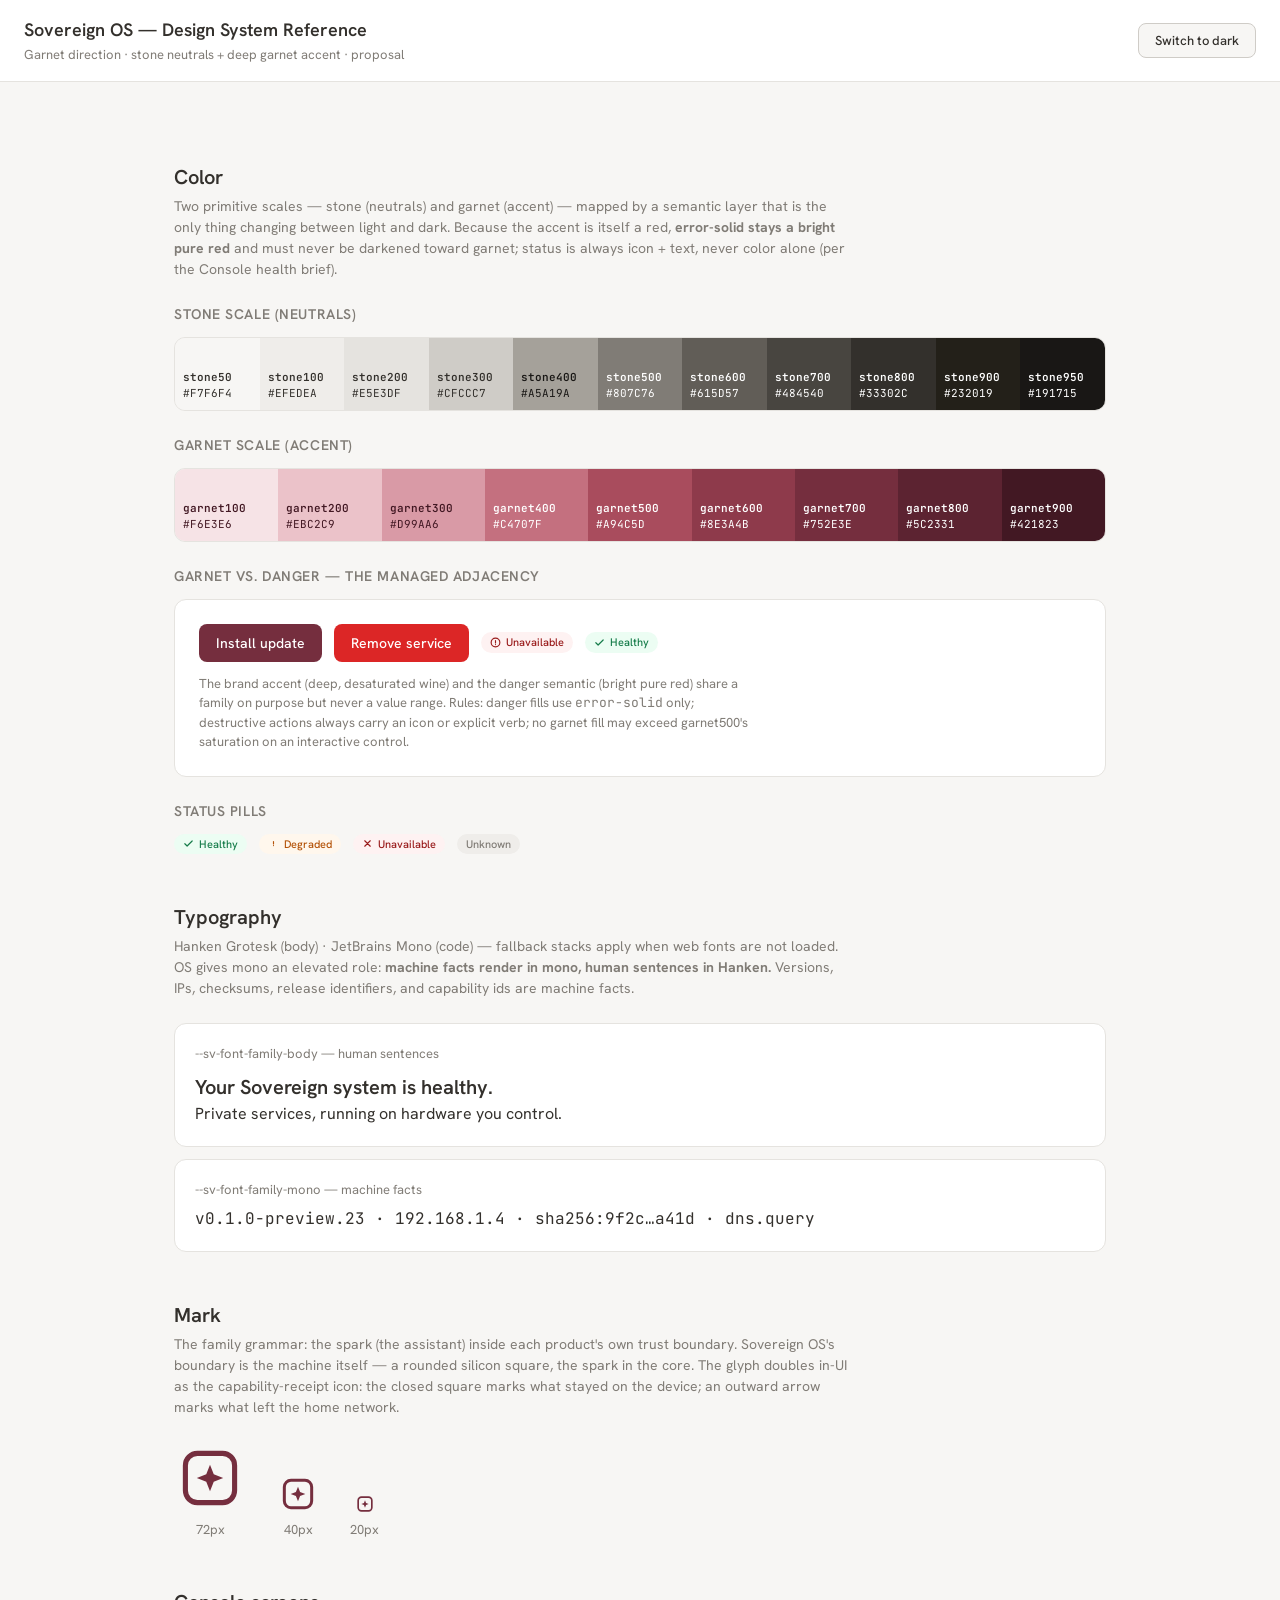
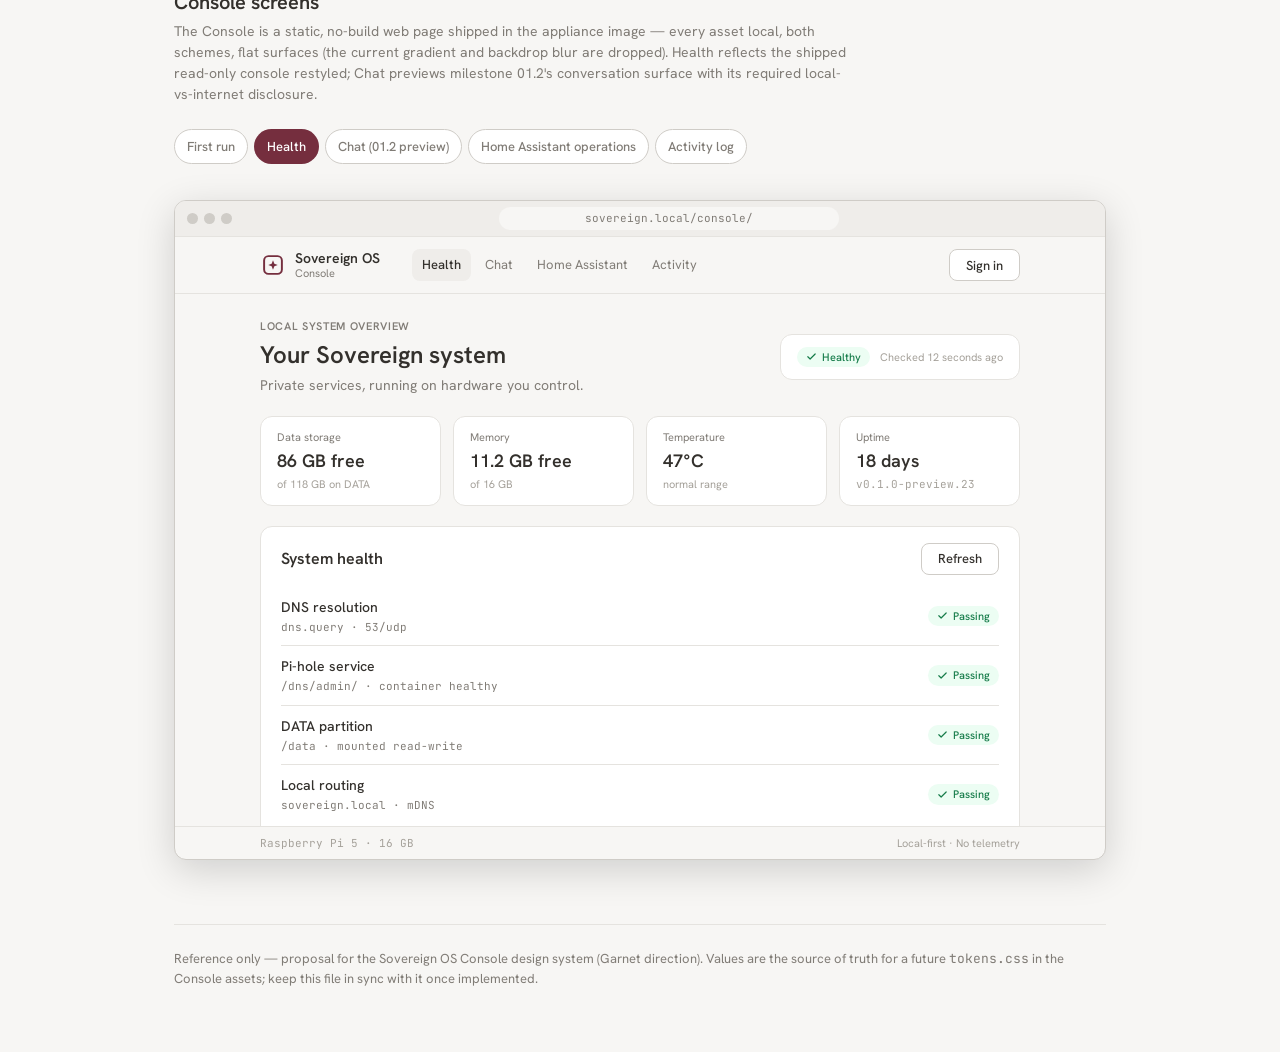
<file: packages/design-tokens/reference.html>
<!doctype html>
<html lang="en" data-theme="light">
<head>
<meta charset="UTF-8" />
<meta name="viewport" content="width=device-width, initial-scale=1.0" />
<title>Sovereign OS — Design System Reference</title>
<!--
  Static, dependency-free reference for the proposed Sovereign OS design
  system ("Garnet" direction: stone neutrals + deep garnet accent). Pure
  design documentation — open directly in a browser, no build step. Not
  shipped in the appliance image.

  The Google Fonts <link> below is ONLY so this reference page can preview
  Hanken Grotesk / JetBrains Mono. The real Console ships every asset in
  the image and loads nothing from the internet; fontFamily tokens name the
  font first in the stack and fall back to the system font when it isn't
  present — same convention as the sibling Sovereign products.
-->
<link rel="preconnect" href="https://fonts.googleapis.com" />
<link rel="preconnect" href="https://fonts.gstatic.com" crossorigin />
<link
  href="https://fonts.googleapis.com/css2?family=Hanken+Grotesk:wght@400;500;600;700&family=JetBrains+Mono:wght@400;500;700&display=swap"
  rel="stylesheet"
/>
<style>
  :root {
    /* ---- primitives: stone neutral scale ---- */
    --sv-white: #ffffff;
    --sv-black: #000000;
    --sv-stone-50: #f7f6f4;
    --sv-stone-100: #efedea;
    --sv-stone-200: #e5e3df;
    --sv-stone-300: #cfccc7;
    --sv-stone-400: #a5a19a;
    --sv-stone-500: #807c76;
    --sv-stone-600: #615d57;
    --sv-stone-700: #484540;
    --sv-stone-800: #33302c;
    --sv-stone-900: #232019;
    --sv-stone-950: #191715;

    /* ---- primitives: garnet accent scale ---- */
    --sv-garnet-100: #f6e3e6;
    --sv-garnet-200: #ebc2c9;
    --sv-garnet-300: #d99aa6;
    --sv-garnet-400: #c4707f;
    --sv-garnet-500: #a94c5d;
    --sv-garnet-600: #8e3a4b;
    --sv-garnet-700: #752e3e;
    --sv-garnet-800: #5c2331;
    --sv-garnet-900: #421823;

    /* ---- primitives: status ----
       error-solid is deliberately a BRIGHT pure red (#dc2626, not a deep
       one): the brand accent is itself a red, so the danger semantic keeps
       maximum value/saturation distance from garnet. Never darken it
       toward the accent. */
    --sv-amber-100: #fff7ed;
    --sv-amber-200: #fed7aa;
    --sv-amber-800: #b45309;
    --sv-amber-900: #92400e;
    --sv-green-100: #ecfdf3;
    --sv-green-200: #bbf7d0;
    --sv-green-800: #167c4a;
    --sv-green-900: #14532d;
    --sv-red-100: #fef2f2;
    --sv-red-200: #fecaca;
    --sv-red-600: #dc2626;
    --sv-red-800: #991b1b;
    --sv-red-900: #7f1d1d;
    --sv-blue-100: #eff6ff;
    --sv-blue-200: #dbeafe;
    --sv-blue-800: #1d4ed8;
    --sv-blue-900: #1e3a8a;

    /* ---- primitives: spacing / radius / type / motion ---- */
    --sv-space-1: 4px;
    --sv-space-2: 8px;
    --sv-space-3: 12px;
    --sv-space-4: 16px;
    --sv-space-5: 20px;
    --sv-space-6: 24px;
    --sv-space-8: 32px;
    --sv-space-10: 40px;
    --sv-space-12: 48px;
    --sv-space-16: 64px;

    --sv-radius-sm: 6px;
    --sv-radius-md: 8px;
    --sv-radius-lg: 11px;
    --sv-radius-xl: 12px;
    --sv-radius-2xl: 14px;
    --sv-radius-full: 9999px;

    --sv-font-family-body: 'Hanken Grotesk', -apple-system, 'Segoe UI', system-ui, sans-serif;
    --sv-font-family-mono: 'JetBrains Mono', ui-monospace, Menlo, Consolas, monospace;

    --sv-font-size-label: 11px;
    --sv-font-size-xs: 12px;
    --sv-font-size-caption: 13px;
    --sv-font-size-sm: 14px;
    --sv-font-size-md: 16px;
    --sv-font-size-lg: 18px;
    --sv-font-size-xl: 20px;
    --sv-font-size-2xl: 24px;

    --sv-font-weight-regular: 400;
    --sv-font-weight-medium: 500;
    --sv-font-weight-semibold: 600;
    --sv-font-weight-bold: 700;

    --sv-touch-target-min: 44px;
    --sv-motion-duration-fast: 150ms;

    /* ---- semantic: light (default) ---- */
    --sv-color-surface: var(--sv-stone-50);
    --sv-color-surface-sunken: var(--sv-stone-100);
    --sv-color-surface-raised: var(--sv-white);
    --sv-color-text-primary: var(--sv-stone-800);
    --sv-color-text-muted: var(--sv-stone-500);
    --sv-color-text-subtle: var(--sv-stone-400);
    --sv-color-text-on-accent: var(--sv-white);
    --sv-color-border: var(--sv-stone-200);
    --sv-color-border-strong: var(--sv-stone-300);
    --sv-color-accent: var(--sv-garnet-700);
    --sv-color-accent-hover: var(--sv-garnet-800);
    --sv-color-accent-subtle: rgba(117, 46, 62, 0.1);
    --sv-color-focus-ring: var(--sv-garnet-700);
    --sv-color-scrim: rgba(25, 23, 21, 0.5);

    --sv-color-error-surface: var(--sv-red-100);
    --sv-color-error-text: var(--sv-red-800);
    --sv-color-error-border: var(--sv-red-200);
    --sv-color-error-solid: var(--sv-red-600);
    --sv-color-warning-surface: var(--sv-amber-100);
    --sv-color-warning-text: var(--sv-amber-800);
    --sv-color-warning-border: var(--sv-amber-200);
    --sv-color-success-surface: var(--sv-green-100);
    --sv-color-success-text: var(--sv-green-800);
    --sv-color-success-border: var(--sv-green-200);
    --sv-color-info-surface: var(--sv-blue-100);
    --sv-color-info-text: var(--sv-blue-800);
    --sv-color-info-border: var(--sv-blue-200);

    --sv-shadow-card: 0 1px 3px rgba(0, 0, 0, 0.08);
    --sv-shadow-popover: 0 10px 38px rgba(0, 0, 0, 0.16);
  }

  html[data-theme='dark'] {
    --sv-color-surface: var(--sv-stone-950);
    --sv-color-surface-sunken: var(--sv-stone-900);
    --sv-color-surface-raised: var(--sv-stone-900);
    --sv-color-text-primary: var(--sv-stone-50);
    --sv-color-text-muted: var(--sv-stone-400);
    --sv-color-text-subtle: var(--sv-stone-600);
    --sv-color-text-on-accent: var(--sv-garnet-900);
    --sv-color-border: var(--sv-stone-800);
    --sv-color-border-strong: var(--sv-stone-700);
    --sv-color-accent: var(--sv-garnet-300);
    --sv-color-accent-hover: var(--sv-garnet-400);
    --sv-color-accent-subtle: rgba(217, 154, 166, 0.14);
    --sv-color-focus-ring: var(--sv-garnet-200);
    --sv-color-scrim: rgba(0, 0, 0, 0.5);

    --sv-color-error-surface: var(--sv-red-900);
    --sv-color-error-text: var(--sv-red-200);
    --sv-color-error-border: var(--sv-red-800);
    --sv-color-error-solid: var(--sv-red-600);
    --sv-color-warning-surface: var(--sv-amber-900);
    --sv-color-warning-text: var(--sv-amber-200);
    --sv-color-warning-border: var(--sv-amber-800);
    --sv-color-success-surface: var(--sv-green-900);
    --sv-color-success-text: var(--sv-green-200);
    --sv-color-success-border: var(--sv-green-800);
    --sv-color-info-surface: var(--sv-blue-900);
    --sv-color-info-text: var(--sv-blue-100);
    --sv-color-info-border: var(--sv-blue-800);

    --sv-shadow-card: 0 1px 3px rgba(0, 0, 0, 0.4);
    --sv-shadow-popover: 0 10px 38px rgba(0, 0, 0, 0.6);
  }

  * {
    box-sizing: border-box;
  }

  body {
    margin: 0;
    background: var(--sv-color-surface);
    color: var(--sv-color-text-primary);
    font-family: var(--sv-font-family-body);
    font-size: var(--sv-font-size-md);
    line-height: 1.5;
    transition:
      background var(--sv-motion-duration-fast) ease,
      color var(--sv-motion-duration-fast) ease;
  }

  .page {
    max-width: 980px;
    margin: 0 auto;
    padding: var(--sv-space-8) var(--sv-space-6) var(--sv-space-16);
  }

  header.top {
    position: sticky;
    top: 0;
    z-index: 10;
    display: flex;
    align-items: center;
    justify-content: space-between;
    padding: var(--sv-space-4) var(--sv-space-6);
    background: var(--sv-color-surface-raised);
    border-bottom: 1px solid var(--sv-color-border);
  }

  header.top h1 {
    font-size: var(--sv-font-size-lg);
    font-weight: var(--sv-font-weight-semibold);
    margin: 0;
  }

  header.top p {
    margin: 2px 0 0;
    font-size: var(--sv-font-size-caption);
    color: var(--sv-color-text-muted);
  }

  #theme-toggle {
    font-family: var(--sv-font-family-body);
    font-weight: var(--sv-font-weight-medium);
    font-size: var(--sv-font-size-caption);
    background: var(--sv-color-surface);
    color: var(--sv-color-text-primary);
    border: 1px solid var(--sv-color-border-strong);
    border-radius: var(--sv-radius-md);
    padding: var(--sv-space-2) var(--sv-space-4);
    cursor: pointer;
  }

  #theme-toggle:hover {
    background: var(--sv-color-surface-sunken);
  }

  section {
    margin-top: var(--sv-space-12);
  }

  section > h2 {
    font-size: var(--sv-font-size-xl);
    font-weight: var(--sv-font-weight-semibold);
    margin: 0 0 var(--sv-space-1);
  }

  section > p.desc {
    margin: 0 0 var(--sv-space-6);
    color: var(--sv-color-text-muted);
    font-size: var(--sv-font-size-sm);
    max-width: 680px;
  }

  h3.sub {
    font-size: var(--sv-font-size-sm);
    font-weight: var(--sv-font-weight-semibold);
    text-transform: uppercase;
    letter-spacing: 0.04em;
    color: var(--sv-color-text-muted);
    margin: var(--sv-space-6) 0 var(--sv-space-3);
  }

  /* ---- swatches ---- */
  .scale {
    display: grid;
    grid-template-columns: repeat(auto-fit, minmax(80px, 1fr));
    border-radius: var(--sv-radius-lg);
    overflow: hidden;
    border: 1px solid var(--sv-color-border);
  }

  .swatch {
    height: 72px;
    display: flex;
    flex-direction: column;
    justify-content: flex-end;
    padding: var(--sv-space-2);
    font-size: var(--sv-font-size-label);
    font-family: var(--sv-font-family-mono);
  }

  .swatch .name {
    font-weight: var(--sv-font-weight-semibold);
  }

  /* ---- typography ---- */
  .font-sample {
    border: 1px solid var(--sv-color-border);
    border-radius: var(--sv-radius-xl);
    padding: var(--sv-space-5);
    background: var(--sv-color-surface-raised);
    margin-bottom: var(--sv-space-3);
  }

  .font-sample .sample-heading {
    font-size: var(--sv-font-size-caption);
    color: var(--sv-color-text-muted);
    margin: 0 0 var(--sv-space-2);
  }

  .font-sample .sample-text {
    font-size: var(--sv-font-size-xl);
    margin: 0;
  }

  .font-sample.mono .sample-text {
    font-family: var(--sv-font-family-mono);
    font-size: var(--sv-font-size-md);
  }

  .machine-fact {
    font-family: var(--sv-font-family-mono);
  }

  /* ---- components ---- */
  .component-block {
    border: 1px solid var(--sv-color-border);
    border-radius: var(--sv-radius-xl);
    padding: var(--sv-space-6);
    background: var(--sv-color-surface-raised);
    margin-bottom: var(--sv-space-4);
  }

  .component-block h4 {
    margin: 0 0 var(--sv-space-4);
    font-size: var(--sv-font-size-sm);
    font-weight: var(--sv-font-weight-semibold);
  }

  .component-block p.note {
    margin: var(--sv-space-3) 0 0;
    font-size: var(--sv-font-size-caption);
    color: var(--sv-color-text-muted);
    max-width: 560px;
  }

  .row {
    display: flex;
    align-items: center;
    gap: var(--sv-space-3);
    flex-wrap: wrap;
  }

  .btn {
    display: inline-flex;
    align-items: center;
    justify-content: center;
    gap: 6px;
    border-width: 1px;
    border-style: solid;
    border-radius: var(--sv-radius-md);
    font-family: var(--sv-font-family-body);
    font-weight: var(--sv-font-weight-medium);
    cursor: pointer;
    transition: background-color var(--sv-motion-duration-fast) ease;
    height: 38px;
    padding: 0 var(--sv-space-4);
    font-size: var(--sv-font-size-sm);
  }

  .btn:focus-visible {
    outline: 2px solid var(--sv-color-focus-ring);
    outline-offset: 2px;
  }

  .btn.primary {
    background: var(--sv-color-accent);
    border-color: transparent;
    color: var(--sv-color-text-on-accent);
  }
  .btn.primary:hover {
    background: var(--sv-color-accent-hover);
  }

  .btn.secondary {
    background: var(--sv-color-surface-raised);
    border-color: var(--sv-color-border-strong);
    color: var(--sv-color-text-primary);
  }
  .btn.secondary:hover {
    background: var(--sv-color-surface-sunken);
  }

  .btn.ghost {
    background: transparent;
    border-color: transparent;
    color: var(--sv-color-text-primary);
  }
  .btn.ghost:hover {
    background: var(--sv-color-accent-subtle);
  }

  .btn.danger {
    background: var(--sv-color-error-solid);
    border-color: transparent;
    color: var(--sv-white);
  }

  .btn:disabled {
    opacity: 0.5;
    cursor: not-allowed;
  }

  .field {
    display: flex;
    flex-direction: column;
    gap: 4px;
    width: 240px;
  }

  .field label {
    font-size: var(--sv-font-size-caption);
    font-weight: var(--sv-font-weight-medium);
  }

  .field input,
  .field textarea {
    font-family: var(--sv-font-family-body);
    font-size: var(--sv-font-size-sm);
    height: 38px;
    padding: 0 var(--sv-space-3);
    border-radius: var(--sv-radius-md);
    border: 1px solid var(--sv-color-border-strong);
    background: var(--sv-color-surface-raised);
    color: var(--sv-color-text-primary);
    outline: none;
  }

  .field textarea {
    height: auto;
    min-height: 38px;
    padding: 9px var(--sv-space-3);
    resize: none;
    line-height: 1.4;
  }

  .field input:focus,
  .field textarea:focus {
    border-color: var(--sv-color-focus-ring);
    box-shadow: 0 0 0 2px var(--sv-color-accent-subtle);
  }

  .field .hint {
    font-size: 11px;
    color: var(--sv-color-text-muted);
  }

  .pill {
    display: inline-flex;
    align-items: center;
    gap: 5px;
    padding: 2px 9px;
    border-radius: var(--sv-radius-full);
    font-size: 11px;
    font-weight: var(--sv-font-weight-medium);
    white-space: nowrap;
  }

  .pill svg {
    width: 11px;
    height: 11px;
  }

  .pill.ok {
    background: var(--sv-color-success-surface);
    color: var(--sv-color-success-text);
  }
  .pill.warn {
    background: var(--sv-color-warning-surface);
    color: var(--sv-color-warning-text);
  }
  .pill.bad {
    background: var(--sv-color-error-surface);
    color: var(--sv-color-error-text);
  }
  .pill.neutral {
    background: var(--sv-color-surface-sunken);
    color: var(--sv-color-text-muted);
  }

  /* ---- mark ---- */
  .mark-row {
    display: flex;
    align-items: flex-end;
    gap: var(--sv-space-8);
    flex-wrap: wrap;
  }

  .mark-item {
    text-align: center;
    font-size: var(--sv-font-size-caption);
    color: var(--sv-color-text-muted);
  }

  /* ---- screens ---- */
  .screen-tabs {
    display: flex;
    gap: 6px;
    overflow-x: auto;
    padding-bottom: var(--sv-space-3);
    margin-bottom: var(--sv-space-6);
  }

  .screen-tab {
    flex-shrink: 0;
    font-family: var(--sv-font-family-body);
    font-size: var(--sv-font-size-caption);
    font-weight: var(--sv-font-weight-medium);
    padding: var(--sv-space-2) var(--sv-space-3);
    border-radius: var(--sv-radius-full);
    border: 1px solid var(--sv-color-border-strong);
    background: var(--sv-color-surface-raised);
    color: var(--sv-color-text-muted);
    cursor: pointer;
  }

  .screen-tab.active {
    background: var(--sv-color-accent);
    border-color: transparent;
    color: var(--sv-color-text-on-accent);
  }

  .browser-frame {
    display: flex;
    flex-direction: column;
    height: 660px;
    border: 1px solid var(--sv-color-border-strong);
    border-radius: var(--sv-radius-xl);
    overflow: hidden;
    background: var(--sv-color-surface);
    box-shadow: var(--sv-shadow-popover);
  }

  .browser-titlebar {
    flex-shrink: 0;
    display: flex;
    align-items: center;
    gap: var(--sv-space-3);
    height: 36px;
    padding: 0 var(--sv-space-3);
    background: var(--sv-color-surface-sunken);
    border-bottom: 1px solid var(--sv-color-border);
  }

  .browser-titlebar .lights {
    display: flex;
    gap: 6px;
  }

  .browser-titlebar .lights span {
    width: 11px;
    height: 11px;
    border-radius: 50%;
    background: var(--sv-color-border-strong);
  }

  .browser-titlebar .url {
    flex: 1;
    max-width: 340px;
    margin: 0 auto;
    padding: 3px 12px;
    border-radius: var(--sv-radius-full);
    background: var(--sv-color-surface);
    font-family: var(--sv-font-family-mono);
    font-size: 11px;
    color: var(--sv-color-text-muted);
    text-align: center;
  }

  .console-topbar {
    flex-shrink: 0;
    padding: var(--sv-space-3) var(--sv-space-6);
    background: var(--sv-color-surface);
    border-bottom: 1px solid var(--sv-color-border);
  }

  /* Chrome bars (topbar, trust strip, footer) align their content to the
     same 760px column the page content uses — the brand and actions sit
     over the content, not pinned to the window edges. */
  .console-bar-inner {
    width: 100%;
    max-width: 760px;
    margin: 0 auto;
    display: flex;
    align-items: center;
    gap: var(--sv-space-4);
  }

  .console-brand {
    display: flex;
    align-items: center;
    gap: 9px;
  }

  .console-brand svg {
    flex-shrink: 0;
    display: block;
  }

  /* Tight two-line lockup: both lines share the icon's left edge and the
     pair is vertically centered against the icon as one block. */
  .console-brand .wordmark {
    display: flex;
    flex-direction: column;
    justify-content: center;
    line-height: 1.15;
  }

  .console-brand .wordmark strong {
    font-weight: var(--sv-font-weight-semibold);
    font-size: var(--sv-font-size-sm);
    color: var(--sv-color-text-primary);
  }

  .console-brand .wordmark small {
    font-weight: var(--sv-font-weight-regular);
    font-size: 11px;
    color: var(--sv-color-text-muted);
    margin-top: 1px;
  }

  .console-nav {
    display: flex;
    gap: 4px;
    margin-left: var(--sv-space-4);
  }

  .console-nav a {
    padding: 6px 10px;
    border-radius: var(--sv-radius-md);
    font-size: var(--sv-font-size-caption);
    color: var(--sv-color-text-muted);
    text-decoration: none;
    cursor: pointer;
  }

  .console-nav a.active {
    background: var(--sv-color-surface-sunken);
    color: var(--sv-color-text-primary);
    font-weight: var(--sv-font-weight-medium);
  }

  .auth-wrap {
    margin-left: auto;
    position: relative;
  }

  /* Sign-in popover — anchored under the topbar button, matching the shipped
     console's dropdown auth panel. One credential, no username: the Console
     has a single administrator whose password is generated at first boot. */
  .auth-pop {
    position: absolute;
    right: 0;
    top: calc(100% + 8px);
    z-index: 5;
    width: 280px;
    padding: var(--sv-space-4);
    background: var(--sv-color-surface-raised);
    border: 1px solid var(--sv-color-border);
    border-radius: var(--sv-radius-xl);
    box-shadow: var(--sv-shadow-popover);
    display: none;
    flex-direction: column;
    gap: var(--sv-space-3);
  }

  .auth-pop.open {
    display: flex;
  }

  .auth-pop h3 {
    margin: 0;
    font-size: var(--sv-font-size-sm);
    font-weight: var(--sv-font-weight-semibold);
  }

  .auth-pop .auth-caption {
    margin: -6px 0 0;
    font-size: 11px;
    color: var(--sv-color-text-muted);
  }

  .auth-pop .auth-message {
    margin: 0;
    min-height: 1em;
    font-size: 11px;
    color: var(--sv-color-error-text);
  }

  /* Error state: message in the aria-live region plus a solid error border
     on the field. No shake or flash animation — reduced-motion is a design
     brief requirement, so the error is stated, not performed. */
  .auth-pop .field.error input {
    border-color: var(--sv-color-error-solid);
  }

  .auth-pop .auth-reset {
    margin: 0;
    padding-top: var(--sv-space-2);
    border-top: 1px solid var(--sv-color-border);
    font-size: 11px;
    color: var(--sv-color-text-subtle);
  }

  /* Signed-in state: the frame carries .authed; controls that mutate the
     device are hidden until then. The signed-in identity is a quiet label,
     not a user menu — the Console has exactly one administrator. */
  .auth-user {
    display: flex;
    align-items: center;
    gap: var(--sv-space-3);
  }

  .auth-user .who {
    display: inline-flex;
    align-items: center;
    gap: 6px;
    font-size: var(--sv-font-size-caption);
    color: var(--sv-color-text-muted);
  }

  .auth-user .who .dot {
    width: 7px;
    height: 7px;
    border-radius: 50%;
    background: var(--sv-color-accent);
  }

  .authed-only {
    display: none !important;
  }

  .browser-frame.authed .authed-only {
    display: inline-flex !important;
  }

  .browser-frame.authed .signedout-only {
    display: none !important;
  }

  .console-screen {
    display: none;
    flex-direction: column;
    flex: 1;
    min-height: 0;
  }

  .console-screen.active {
    display: flex;
  }

  .console-scroll {
    flex: 1;
    min-height: 0;
    overflow-y: auto;
    padding: var(--sv-space-6);
  }

  .console-inner {
    max-width: 760px;
    margin: 0 auto;
  }

  .hero {
    display: flex;
    align-items: center;
    justify-content: space-between;
    gap: var(--sv-space-4);
    flex-wrap: wrap;
    margin-bottom: var(--sv-space-5);
  }

  .eyebrow {
    font-size: 11px;
    font-weight: var(--sv-font-weight-semibold);
    letter-spacing: 0.06em;
    text-transform: uppercase;
    color: var(--sv-color-text-muted);
    margin: 0 0 2px;
  }

  .hero h1 {
    font-size: var(--sv-font-size-2xl);
    font-weight: var(--sv-font-weight-semibold);
    margin: 0;
  }

  .hero .lede {
    margin: 2px 0 0;
    font-size: var(--sv-font-size-sm);
    color: var(--sv-color-text-muted);
  }

  .status-panel {
    display: flex;
    align-items: center;
    gap: 10px;
    padding: var(--sv-space-3) var(--sv-space-4);
    border: 1px solid var(--sv-color-border);
    border-radius: var(--sv-radius-xl);
    background: var(--sv-color-surface-raised);
  }

  .status-panel .checked {
    display: block;
    font-size: 11px;
    color: var(--sv-color-text-subtle);
  }

  .metrics {
    display: grid;
    grid-template-columns: repeat(auto-fit, minmax(150px, 1fr));
    gap: var(--sv-space-3);
    margin-bottom: var(--sv-space-5);
  }

  .metric-card {
    background: var(--sv-color-surface-raised);
    border: 1px solid var(--sv-color-border);
    border-radius: var(--sv-radius-xl);
    padding: var(--sv-space-3) var(--sv-space-4);
  }

  .metric-card .label {
    font-size: 11px;
    color: var(--sv-color-text-muted);
  }

  .metric-card .value {
    font-size: var(--sv-font-size-lg);
    font-weight: var(--sv-font-weight-semibold);
    margin-top: 2px;
  }

  .metric-card .detail {
    font-size: 11px;
    color: var(--sv-color-text-subtle);
    margin-top: 2px;
  }

  .panel {
    background: var(--sv-color-surface-raised);
    border: 1px solid var(--sv-color-border);
    border-radius: var(--sv-radius-xl);
    padding: var(--sv-space-4) var(--sv-space-5);
    margin-bottom: var(--sv-space-4);
  }

  .panel-heading {
    display: flex;
    align-items: center;
    justify-content: space-between;
    margin-bottom: var(--sv-space-3);
  }

  .panel-heading h2 {
    font-size: var(--sv-font-size-md);
    font-weight: var(--sv-font-weight-semibold);
    margin: 0;
  }

  .check-row {
    display: flex;
    align-items: center;
    justify-content: space-between;
    gap: var(--sv-space-3);
    padding: 10px 0;
    border-bottom: 1px solid var(--sv-color-border);
  }

  .check-row:last-child {
    border-bottom: none;
  }

  .check-row .name {
    font-size: var(--sv-font-size-sm);
    font-weight: var(--sv-font-weight-medium);
  }

  .check-row .detail {
    font-family: var(--sv-font-family-mono);
    font-size: 11px;
    color: var(--sv-color-text-muted);
    margin-top: 1px;
  }

  /* A detail line that is a human sentence, not a machine fact, stays in
     the body face — mono is reserved for identifiers, per the typography
     rule. Wrap any embedded machine fact in .machine-fact. */
  .check-row .detail.human {
    font-family: var(--sv-font-family-body);
  }

  /* ---- chat ---- */
  .trust-strip {
    flex-shrink: 0;
    padding: 6px var(--sv-space-6);
    background: var(--sv-color-surface-sunken);
    border-bottom: 1px solid var(--sv-color-border);
    font-size: var(--sv-font-size-xs);
    color: var(--sv-color-text-muted);
  }

  .trust-strip .console-bar-inner {
    gap: 6px;
  }

  .trust-strip .machine-fact {
    font-size: 11px;
  }

  .chat-thread {
    display: flex;
    flex-direction: column;
    gap: var(--sv-space-3);
  }

  .bubble {
    max-width: 72%;
    padding: var(--sv-space-3) var(--sv-space-4);
    border-radius: var(--sv-radius-2xl);
    font-size: var(--sv-font-size-sm);
    line-height: 1.5;
  }

  .bubble.assistant {
    align-self: flex-start;
    background: var(--sv-color-surface-sunken);
    border-bottom-left-radius: var(--sv-radius-sm);
  }

  .bubble.user {
    align-self: flex-end;
    background: var(--sv-color-accent);
    color: var(--sv-color-text-on-accent);
    border-bottom-right-radius: var(--sv-radius-sm);
  }

  /* Capability receipt — every reply that invoked a capability says so
     (milestone 01.2's disclosure requirement). Core glyph = the device
     boundary: closed square for a request that stayed on the device, square
     with an outward arrow for one that left the home network. The label is
     the capability id in mono, then the provider and the boundary outcome. */
  .receipt {
    display: inline-flex;
    align-items: center;
    gap: 5px;
    align-self: flex-start;
    margin: -6px 0 0 10px;
    font-size: 11px;
    color: var(--sv-color-text-subtle);
  }

  .receipt svg {
    width: 11px;
    height: 11px;
    flex-shrink: 0;
  }

  .receipt .machine-fact {
    font-size: 10px;
  }

  .composer {
    flex-shrink: 0;
    border-top: 1px solid var(--sv-color-border);
    padding: var(--sv-space-3) var(--sv-space-6);
  }

  .composer-inner {
    max-width: 760px;
    margin: 0 auto;
    display: flex;
    align-items: flex-end;
    gap: 8px;
  }

  .send-btn {
    width: var(--sv-touch-target-min);
    height: var(--sv-touch-target-min);
    border-radius: 50%;
    background: var(--sv-color-accent);
    color: var(--sv-color-text-on-accent);
    display: flex;
    align-items: center;
    justify-content: center;
    border: none;
    flex-shrink: 0;
    cursor: pointer;
  }

  /* Voice input — a quiet sibling of send, never the primary affordance:
     the concept paper makes voice optional, so the mic must read as an
     alternative, not a requirement. Speech recognition and synthesis run
     on this device; the receipts under voice messages say so in the same
     grammar as every other capability. */
  .mic-btn {
    width: var(--sv-touch-target-min);
    height: var(--sv-touch-target-min);
    border-radius: 50%;
    background: transparent;
    color: var(--sv-color-text-muted);
    border: 1px solid var(--sv-color-border-strong);
    display: flex;
    align-items: center;
    justify-content: center;
    flex-shrink: 0;
    cursor: pointer;
  }

  .mic-btn:hover {
    background: var(--sv-color-accent-subtle);
    color: var(--sv-color-text-primary);
  }

  .receipt.from-user {
    align-self: flex-end;
    margin: -6px 10px 0 0;
  }

  /* ---- activity log ---- */
  .filter-chip {
    display: inline-flex;
    align-items: center;
    padding: 4px 11px;
    border-radius: var(--sv-radius-full);
    border: 1px solid var(--sv-color-border-strong);
    background: var(--sv-color-surface-raised);
    color: var(--sv-color-text-muted);
    font-family: var(--sv-font-family-body);
    font-size: var(--sv-font-size-xs);
    font-weight: var(--sv-font-weight-medium);
    cursor: pointer;
    white-space: nowrap;
  }

  .filter-chip.active {
    background: var(--sv-color-accent);
    border-color: transparent;
    color: var(--sv-color-text-on-accent);
  }

  .log-day {
    padding: var(--sv-space-4) 0 var(--sv-space-1);
    font-size: 11px;
    font-weight: var(--sv-font-weight-semibold);
    letter-spacing: 0.06em;
    text-transform: uppercase;
    color: var(--sv-color-text-muted);
  }

  .log-time {
    flex-shrink: 0;
    width: 44px;
    font-family: var(--sv-font-family-mono);
    font-size: 11px;
    color: var(--sv-color-text-subtle);
  }

  .check-row .log-body {
    flex: 1;
    min-width: 0;
  }

  .console-footer {
    flex-shrink: 0;
    padding: var(--sv-space-2) var(--sv-space-6);
    border-top: 1px solid var(--sv-color-border);
    font-size: 11px;
    color: var(--sv-color-text-subtle);
  }

  .console-footer .console-bar-inner {
    justify-content: space-between;
    gap: var(--sv-space-3);
  }

  footer.page-footer {
    margin-top: var(--sv-space-16);
    padding-top: var(--sv-space-6);
    border-top: 1px solid var(--sv-color-border);
    font-size: var(--sv-font-size-caption);
    color: var(--sv-color-text-muted);
  }
</style>
</head>
<body>

<header class="top">
  <div>
    <h1>Sovereign OS — Design System Reference</h1>
    <p>Garnet direction · stone neutrals + deep garnet accent · proposal</p>
  </div>
  <button id="theme-toggle" onclick="toggleTheme()">Switch to dark</button>
</header>

<div class="page">

  <section id="colors">
    <h2>Color</h2>
    <p class="desc">
      Two primitive scales — stone (neutrals) and garnet (accent) — mapped by a
      semantic layer that is the only thing changing between light and dark.
      Because the accent is itself a red, <strong>error-solid stays a bright
      pure red</strong> and must never be darkened toward garnet; status is
      always icon + text, never color alone (per the Console health brief).
    </p>

    <h3 class="sub">Stone scale (neutrals)</h3>
    <div class="scale">
      <div class="swatch" style="background:var(--sv-stone-50); color:var(--sv-stone-800);"><span class="name">stone50</span>#F7F6F4</div>
      <div class="swatch" style="background:var(--sv-stone-100); color:var(--sv-stone-800);"><span class="name">stone100</span>#EFEDEA</div>
      <div class="swatch" style="background:var(--sv-stone-200); color:var(--sv-stone-800);"><span class="name">stone200</span>#E5E3DF</div>
      <div class="swatch" style="background:var(--sv-stone-300); color:var(--sv-stone-800);"><span class="name">stone300</span>#CFCCC7</div>
      <div class="swatch" style="background:var(--sv-stone-400); color:var(--sv-stone-950);"><span class="name">stone400</span>#A5A19A</div>
      <div class="swatch" style="background:var(--sv-stone-500); color:var(--sv-white);"><span class="name">stone500</span>#807C76</div>
      <div class="swatch" style="background:var(--sv-stone-600); color:var(--sv-white);"><span class="name">stone600</span>#615D57</div>
      <div class="swatch" style="background:var(--sv-stone-700); color:var(--sv-white);"><span class="name">stone700</span>#484540</div>
      <div class="swatch" style="background:var(--sv-stone-800); color:var(--sv-white);"><span class="name">stone800</span>#33302C</div>
      <div class="swatch" style="background:var(--sv-stone-900); color:var(--sv-white);"><span class="name">stone900</span>#232019</div>
      <div class="swatch" style="background:var(--sv-stone-950); color:var(--sv-white);"><span class="name">stone950</span>#191715</div>
    </div>

    <h3 class="sub">Garnet scale (accent)</h3>
    <div class="scale">
      <div class="swatch" style="background:var(--sv-garnet-100); color:var(--sv-garnet-900);"><span class="name">garnet100</span>#F6E3E6</div>
      <div class="swatch" style="background:var(--sv-garnet-200); color:var(--sv-garnet-900);"><span class="name">garnet200</span>#EBC2C9</div>
      <div class="swatch" style="background:var(--sv-garnet-300); color:var(--sv-garnet-900);"><span class="name">garnet300</span>#D99AA6</div>
      <div class="swatch" style="background:var(--sv-garnet-400); color:var(--sv-white);"><span class="name">garnet400</span>#C4707F</div>
      <div class="swatch" style="background:var(--sv-garnet-500); color:var(--sv-white);"><span class="name">garnet500</span>#A94C5D</div>
      <div class="swatch" style="background:var(--sv-garnet-600); color:var(--sv-white);"><span class="name">garnet600</span>#8E3A4B</div>
      <div class="swatch" style="background:var(--sv-garnet-700); color:var(--sv-white);"><span class="name">garnet700</span>#752E3E</div>
      <div class="swatch" style="background:var(--sv-garnet-800); color:var(--sv-white);"><span class="name">garnet800</span>#5C2331</div>
      <div class="swatch" style="background:var(--sv-garnet-900); color:var(--sv-white);"><span class="name">garnet900</span>#421823</div>
    </div>

    <h3 class="sub">Garnet vs. danger — the managed adjacency</h3>
    <div class="component-block">
      <div class="row">
        <button class="btn primary">Install update</button>
        <button class="btn danger">Remove service</button>
        <span class="pill bad">
          <svg viewBox="0 0 24 24" fill="none" stroke="currentColor" stroke-width="2.5" stroke-linecap="round"><path d="M12 8v5"/><path d="M12 16.5h.01"/><circle cx="12" cy="12" r="9.5"/></svg>
          Unavailable
        </span>
        <span class="pill ok">
          <svg viewBox="0 0 24 24" fill="none" stroke="currentColor" stroke-width="2.5" stroke-linecap="round" stroke-linejoin="round"><path d="M4 12.5l5 5 11-11"/></svg>
          Healthy
        </span>
      </div>
      <p class="note">
        The brand accent (deep, desaturated wine) and the danger semantic
        (bright pure red) share a family on purpose but never a value range.
        Rules: danger fills use <code class="machine-fact">error-solid</code>
        only; destructive actions always carry an icon or explicit verb; no
        garnet fill may exceed garnet500's saturation on an interactive
        control.
      </p>
    </div>

    <h3 class="sub">Status pills</h3>
    <div class="row" style="margin-bottom:var(--sv-space-4);">
      <span class="pill ok"><svg viewBox="0 0 24 24" fill="none" stroke="currentColor" stroke-width="2.5" stroke-linecap="round" stroke-linejoin="round"><path d="M4 12.5l5 5 11-11"/></svg>Healthy</span>
      <span class="pill warn"><svg viewBox="0 0 24 24" fill="none" stroke="currentColor" stroke-width="2.5" stroke-linecap="round"><path d="M12 8v5"/><path d="M12 16.5h.01"/></svg>Degraded</span>
      <span class="pill bad"><svg viewBox="0 0 24 24" fill="none" stroke="currentColor" stroke-width="2.5" stroke-linecap="round"><path d="M6 6l12 12M18 6L6 18"/></svg>Unavailable</span>
      <span class="pill neutral">Unknown</span>
    </div>
  </section>

  <section id="typography">
    <h2>Typography</h2>
    <p class="desc">
      Hanken Grotesk (body) · JetBrains Mono (code) — fallback stacks apply
      when web fonts are not loaded. OS gives mono an elevated role:
      <strong>machine facts render in mono, human sentences in Hanken.</strong>
      Versions, IPs, checksums, release identifiers, and capability ids are
      machine facts.
    </p>

    <div class="font-sample">
      <p class="sample-heading">--sv-font-family-body — human sentences</p>
      <p class="sample-text" style="font-weight:600;">Your Sovereign system is healthy.</p>
      <p class="sample-text" style="font-weight:400; font-size:var(--sv-font-size-md);">Private services, running on hardware you control.</p>
    </div>
    <div class="font-sample mono">
      <p class="sample-heading">--sv-font-family-mono — machine facts</p>
      <p class="sample-text">v0.1.0-preview.23 · 192.168.1.4 · sha256:9f2c…a41d · dns.query</p>
    </div>
  </section>

  <section id="mark">
    <h2>Mark</h2>
    <p class="desc">
      The family grammar: the spark (the assistant) inside each product's own
      trust boundary. Sovereign OS's boundary is the machine itself — a
      rounded silicon square, the spark in the core. The glyph doubles in-UI
      as the capability-receipt icon: the closed square marks what stayed on
      the device; an outward arrow marks what left the home network.
    </p>
    <div class="mark-row">
      <div class="mark-item">
        <svg viewBox="0 0 24 24" width="72" height="72" fill="none">
          <rect x="3.8" y="3.8" width="16.4" height="16.4" rx="4" stroke="var(--sv-color-accent)" stroke-width="1.7"/>
          <path d="M12 7.6l1.25 3.15L16.4 12l-3.15 1.25L12 16.4l-1.25-3.15L7.6 12l3.15-1.25L12 7.6z" fill="var(--sv-color-accent)"/>
        </svg>
        <div>72px</div>
      </div>
      <div class="mark-item">
        <svg viewBox="0 0 24 24" width="40" height="40" fill="none">
          <rect x="3.8" y="3.8" width="16.4" height="16.4" rx="4" stroke="var(--sv-color-accent)" stroke-width="1.8"/>
          <path d="M12 7.6l1.25 3.15L16.4 12l-3.15 1.25L12 16.4l-1.25-3.15L7.6 12l3.15-1.25L12 7.6z" fill="var(--sv-color-accent)"/>
        </svg>
        <div>40px</div>
      </div>
      <div class="mark-item">
        <svg viewBox="0 0 24 24" width="20" height="20" fill="none">
          <rect x="3.8" y="3.8" width="16.4" height="16.4" rx="4" stroke="var(--sv-color-accent)" stroke-width="2"/>
          <path d="M12 7.6l1.25 3.15L16.4 12l-3.15 1.25L12 16.4l-1.25-3.15L7.6 12l3.15-1.25L12 7.6z" fill="var(--sv-color-accent)"/>
        </svg>
        <div>20px</div>
      </div>
    </div>
  </section>

  <section id="screens">
    <h2>Console screens</h2>
    <p class="desc">
      The Console is a static, no-build web page shipped in the appliance
      image — every asset local, both schemes, flat surfaces (the current
      gradient and backdrop blur are dropped). Health reflects the shipped
      read-only console restyled; Chat previews milestone 01.2's conversation
      surface with its required local-vs-internet disclosure.
    </p>

    <div class="screen-tabs">
      <button class="screen-tab" data-screen="first-run" onclick="showScreen('first-run')">First run</button>
      <button class="screen-tab active" data-screen="health" onclick="showScreen('health')">Health</button>
      <button class="screen-tab" data-screen="chat" onclick="showScreen('chat')">Chat (01.2 preview)</button>
      <button class="screen-tab" data-screen="home" onclick="showScreen('home')">Home Assistant operations</button>
      <button class="screen-tab" data-screen="activity" onclick="showScreen('activity')">Activity log</button>
    </div>

    <div class="browser-frame">
      <div class="browser-titlebar">
        <span class="lights"><span></span><span></span><span></span></span>
        <span class="url">sovereign.local/console/</span>
      </div>

      <div class="console-topbar">
        <div class="console-bar-inner">
        <span class="console-brand">
          <svg viewBox="0 0 24 24" width="26" height="26" fill="none">
            <rect x="3.8" y="3.8" width="16.4" height="16.4" rx="4" stroke="var(--sv-color-accent)" stroke-width="1.8"/>
            <path d="M12 7.6l1.25 3.15L16.4 12l-3.15 1.25L12 16.4l-1.25-3.15L7.6 12l3.15-1.25L12 7.6z" fill="var(--sv-color-accent)"/>
          </svg>
          <span class="wordmark"><strong>Sovereign OS</strong><small>Console</small></span>
        </span>
        <nav class="console-nav">
          <a id="nav-health" class="active" onclick="showScreen('health')">Health</a>
          <a id="nav-chat" onclick="showScreen('chat')">Chat</a>
          <a id="nav-home" onclick="showScreen('home')">Home Assistant</a>
          <a id="nav-activity" onclick="showScreen('activity')">Activity</a>
        </nav>
        <div class="auth-wrap">
          <span class="auth-user authed-only">
            <span class="who"><span class="dot" aria-hidden="true"></span>Administrator</span>
            <button class="btn secondary" style="height:32px; font-size:var(--sv-font-size-caption);" onclick="signOut()">Sign out</button>
          </span>
          <button id="auth-toggle" class="btn secondary signedout-only" style="height:32px; font-size:var(--sv-font-size-caption);" aria-expanded="false" aria-controls="auth-pop" onclick="toggleAuth()">Sign in</button>
          <div class="auth-pop" id="auth-pop" role="dialog" aria-label="Sign in to Console">
            <h3>Sign in to Console</h3>
            <p class="auth-caption">Signing in unlocks actions that change this device &mdash; installing updates, changing capability scope.</p>
            <div class="field" style="width:100%;">
              <label for="auth-credential">Console password</label>
              <input id="auth-credential" name="password" type="password" autocomplete="current-password" style="width:100%;" />
            </div>
            <button class="btn primary" style="width:100%;" onclick="signIn()">Sign in</button>
            <p class="auth-message" id="auth-message" role="status" aria-live="polite"></p>
            <p class="auth-reset">Generated at first boot. Lost it? Run <span class="machine-fact">sovereign-console-password</span> on the device.</p>
          </div>
        </div>
        </div>
      </div>

      <!-- FIRST RUN (onboarding) -->
      <div class="console-screen" id="cscreen-first-run">
        <div class="console-scroll">
          <div class="console-inner" style="max-width:560px;">
            <div style="text-align:center; padding:var(--sv-space-8) 0 var(--sv-space-6);">
              <svg viewBox="0 0 24 24" width="56" height="56" fill="none" style="margin-bottom:var(--sv-space-4);">
                <rect x="3.8" y="3.8" width="16.4" height="16.4" rx="4" stroke="var(--sv-color-accent)" stroke-width="1.7"/>
                <path d="M12 7.6l1.25 3.15L16.4 12l-3.15 1.25L12 16.4l-1.25-3.15L7.6 12l3.15-1.25L12 7.6z" fill="var(--sv-color-accent)"/>
              </svg>
              <h1 style="font-size:var(--sv-font-size-2xl); font-weight:var(--sv-font-weight-semibold); margin:0 0 var(--sv-space-1);">Welcome to Sovereign OS</h1>
              <p style="margin:0; font-size:var(--sv-font-size-sm); color:var(--sv-color-text-muted);">Your device booted and set itself up. Two things are already running; one step needs you.</p>
              <p class="machine-fact" style="margin:var(--sv-space-3) 0 0; font-size:var(--sv-font-size-caption); color:var(--sv-color-text-subtle);">sovereign.local &middot; 192.168.1.4 &middot; v0.1.0-preview.23</p>
            </div>

            <div class="panel">
              <div class="check-row">
                <div>
                  <div class="name">Device online</div>
                  <div class="detail human">Identity and credentials generated on first boot.</div>
                </div>
                <span class="pill ok"><svg viewBox="0 0 24 24" fill="none" stroke="currentColor" stroke-width="2.5" stroke-linecap="round" stroke-linejoin="round"><path d="M4 12.5l5 5 11-11"/></svg>Done</span>
              </div>
              <div class="check-row">
                <div>
                  <div class="name">Network protection running</div>
                  <div class="detail">Pi-hole &middot; /dns/admin/</div>
                </div>
                <span class="pill ok"><svg viewBox="0 0 24 24" fill="none" stroke="currentColor" stroke-width="2.5" stroke-linecap="round" stroke-linejoin="round"><path d="M4 12.5l5 5 11-11"/></svg>Done</span>
              </div>
              <div class="check-row">
                <div>
                  <div class="name">Point your router's DNS here</div>
                  <div class="detail human">Use <span class="machine-fact" style="color:var(--sv-color-text-primary);">192.168.1.4</span> as your router's DNS server.</div>
                </div>
                <span class="pill neutral">Waiting</span>
              </div>
              <p style="margin:var(--sv-space-3) 0 0; font-size:11px; color:var(--sv-color-text-subtle);">
                This is the one step Sovereign can't do for you &mdash; it never
                changes your router's settings on its own. This becomes Done
                automatically when devices start asking this device for DNS.
              </p>
            </div>

            <div style="display:flex; flex-direction:column; gap:var(--sv-space-2); padding-bottom:var(--sv-space-8);">
              <button class="btn primary" style="width:100%;" onclick="showScreen('health')">Open your Console</button>
              <button class="btn ghost" style="width:100%;">How do I change my router's DNS?</button>
            </div>
          </div>
        </div>
        <div class="console-footer">
          <div class="console-bar-inner">
            <span class="machine-fact">Raspberry Pi 5 &middot; 16 GB</span>
            <span>Local-first &middot; No telemetry</span>
          </div>
        </div>
      </div>

      <!-- HEALTH -->
      <div class="console-screen active" id="cscreen-health">
        <div class="console-scroll">
          <div class="console-inner">
            <div class="hero">
              <div>
                <p class="eyebrow">Local system overview</p>
                <h1>Your Sovereign system</h1>
                <p class="lede">Private services, running on hardware you control.</p>
              </div>
              <div class="status-panel">
                <span class="pill ok">
                  <svg viewBox="0 0 24 24" fill="none" stroke="currentColor" stroke-width="2.5" stroke-linecap="round" stroke-linejoin="round"><path d="M4 12.5l5 5 11-11"/></svg>
                  Healthy
                </span>
                <span class="checked">Checked 12 seconds ago</span>
              </div>
            </div>

            <div class="metrics">
              <div class="metric-card">
                <div class="label">Data storage</div>
                <div class="value">86 GB free</div>
                <div class="detail">of 118 GB on DATA</div>
              </div>
              <div class="metric-card">
                <div class="label">Memory</div>
                <div class="value">11.2 GB free</div>
                <div class="detail">of 16 GB</div>
              </div>
              <div class="metric-card">
                <div class="label">Temperature</div>
                <div class="value">47&deg;C</div>
                <div class="detail">normal range</div>
              </div>
              <div class="metric-card">
                <div class="label">Uptime</div>
                <div class="value">18 days</div>
                <div class="detail machine-fact">v0.1.0-preview.23</div>
              </div>
            </div>

            <div class="panel">
              <div class="panel-heading">
                <h2>System health</h2>
                <button class="btn secondary" style="height:32px; font-size:var(--sv-font-size-caption);">Refresh</button>
              </div>
              <div class="check-row">
                <div>
                  <div class="name">DNS resolution</div>
                  <div class="detail">dns.query &middot; 53/udp</div>
                </div>
                <span class="pill ok"><svg viewBox="0 0 24 24" fill="none" stroke="currentColor" stroke-width="2.5" stroke-linecap="round" stroke-linejoin="round"><path d="M4 12.5l5 5 11-11"/></svg>Passing</span>
              </div>
              <div class="check-row">
                <div>
                  <div class="name">Pi-hole service</div>
                  <div class="detail">/dns/admin/ &middot; container healthy</div>
                </div>
                <span class="pill ok"><svg viewBox="0 0 24 24" fill="none" stroke="currentColor" stroke-width="2.5" stroke-linecap="round" stroke-linejoin="round"><path d="M4 12.5l5 5 11-11"/></svg>Passing</span>
              </div>
              <div class="check-row">
                <div>
                  <div class="name">DATA partition</div>
                  <div class="detail">/data &middot; mounted read-write</div>
                </div>
                <span class="pill ok"><svg viewBox="0 0 24 24" fill="none" stroke="currentColor" stroke-width="2.5" stroke-linecap="round" stroke-linejoin="round"><path d="M4 12.5l5 5 11-11"/></svg>Passing</span>
              </div>
              <div class="check-row">
                <div>
                  <div class="name">Local routing</div>
                  <div class="detail">sovereign.local &middot; mDNS</div>
                </div>
                <span class="pill ok"><svg viewBox="0 0 24 24" fill="none" stroke="currentColor" stroke-width="2.5" stroke-linecap="round" stroke-linejoin="round"><path d="M4 12.5l5 5 11-11"/></svg>Passing</span>
              </div>
            </div>

            <div class="panel">
              <div class="panel-heading">
                <div>
                  <p class="eyebrow">Installed service</p>
                  <h2>Network protection</h2>
                </div>
                <button class="btn primary" style="height:34px;">Open Pi-hole</button>
              </div>
              <p style="margin:0; font-size:var(--sv-font-size-caption); color:var(--sv-color-text-muted);">
                Pi-hole filters unwanted DNS requests for devices on your network.
              </p>
            </div>

            <div class="panel">
              <div class="panel-heading">
                <div>
                  <p class="eyebrow">Software updates</p>
                  <h2>Appliance version</h2>
                </div>
                <span style="display:inline-flex; gap:8px;">
                  <button class="btn secondary" style="height:32px; font-size:var(--sv-font-size-caption);">Check now</button>
                  <button class="btn primary authed-only" style="height:32px; font-size:var(--sv-font-size-caption);">Install update</button>
                </span>
              </div>
              <p style="margin:0; font-size:var(--sv-font-size-caption); color:var(--sv-color-text-muted);">
                <span class="machine-fact" style="color:var(--sv-color-text-primary);">v0.1.0-preview.23</span>
                &middot; up to date &middot; signed release &middot; rollback available
              </p>
            </div>
          </div>
        </div>
        <div class="console-footer">
          <div class="console-bar-inner">
            <span class="machine-fact">Raspberry Pi 5 &middot; 16 GB</span>
            <span>Local-first &middot; No telemetry</span>
          </div>
        </div>
      </div>

      <!-- CHAT (01.2 preview) -->
      <div class="console-screen" id="cscreen-chat">
        <div class="trust-strip">
          <div class="console-bar-inner">
            <svg viewBox="0 0 24 24" width="12" height="12" fill="none" stroke="currentColor" stroke-width="2"><rect x="3.8" y="3.8" width="16.4" height="16.4" rx="4"/><path d="M12 8.4l1 2.6 2.6 1-2.6 1-1 2.6-1-2.6-2.6-1 2.6-1 1-2.6z" fill="currentColor" stroke="none"/></svg>
            Local &middot; no internet used
            <span class="machine-fact" style="margin-left:auto;">qwen2.5-7b &middot; llama.cpp</span>
          </div>
        </div>
        <div class="console-scroll">
          <div class="console-inner">
            <div class="chat-thread" style="padding:8px 0;">
              <div class="bubble user">Why can't I reach ads.example.com?</div>
              <div class="bubble assistant">Pi-hole blocked it — <span class="machine-fact" style="font-size:12px;">ads.example.com</span> matches the default blocklist. It was queried 14 times today by 2 devices. Want me to whitelist it?</div>
              <span class="receipt">
                <svg viewBox="0 0 24 24" fill="none" stroke="currentColor" stroke-width="2.2"><rect x="3.8" y="3.8" width="16.4" height="16.4" rx="4"/><circle cx="12" cy="12" r="2.2" fill="currentColor" stroke="none"/></svg>
                <span class="machine-fact">dns.query</span>&nbsp;&middot; Pi-hole &middot; stayed local
              </span>
              <div class="bubble user">What's the weather saying for tomorrow?</div>
              <div class="bubble assistant">Tomorrow looks dry and mild &mdash; around 21&deg;C with light wind. Sources are cited below.</div>
              <span class="receipt">
                <svg viewBox="0 0 24 24" fill="none" stroke="currentColor" stroke-width="2.2" stroke-linecap="round" stroke-linejoin="round"><rect x="3.8" y="6.2" width="13.6" height="13.6" rx="3.5"/><path d="M13.5 10.5L20.5 3.5"/><path d="M16 3.5h4.5V8"/></svg>
                <span class="machine-fact">web.search</span>&nbsp;&middot; SearXNG &middot; left the home network
              </span>
              <div class="bubble user" style="display:flex; align-items:baseline; gap:7px;">
                <svg viewBox="0 0 24 24" width="12" height="12" fill="none" stroke="currentColor" stroke-width="2" stroke-linecap="round" stroke-linejoin="round" style="flex-shrink:0; align-self:center;"><path d="M12 2.5a3 3 0 013 3v6a3 3 0 01-6 0v-6a3 3 0 013-3z"/><path d="M5.5 11.5a6.5 6.5 0 0013 0"/><path d="M12 18v3.5"/></svg>
                Turn off the porch light.
              </div>
              <span class="receipt from-user">
                <svg viewBox="0 0 24 24" fill="none" stroke="currentColor" stroke-width="2.2"><rect x="3.8" y="3.8" width="16.4" height="16.4" rx="4"/><circle cx="12" cy="12" r="2.2" fill="currentColor" stroke="none"/></svg>
                <span class="machine-fact">voice.stt</span>&nbsp;&middot; whisper.cpp &middot; stayed local
              </span>
              <div class="bubble assistant">Done &mdash; the porch light is off.</div>
              <span class="receipt">
                <svg viewBox="0 0 24 24" fill="none" stroke="currentColor" stroke-width="2.2"><rect x="3.8" y="3.8" width="16.4" height="16.4" rx="4"/><circle cx="12" cy="12" r="2.2" fill="currentColor" stroke="none"/></svg>
                <span class="machine-fact">home.control</span>&nbsp;&middot; light.porch &middot; stayed local
              </span>
              <span class="receipt" style="margin-top:-2px;">
                <svg viewBox="0 0 24 24" fill="none" stroke="currentColor" stroke-width="2.2"><rect x="3.8" y="3.8" width="16.4" height="16.4" rx="4"/><circle cx="12" cy="12" r="2.2" fill="currentColor" stroke="none"/></svg>
                <span class="machine-fact">voice.tts</span>&nbsp;&middot; piper &middot; spoken aloud &middot; stayed local
              </span>
            </div>
          </div>
        </div>
        <div class="composer">
          <div class="composer-inner">
            <div class="field" style="flex:1; width:auto;">
              <textarea rows="2" placeholder="Ask about your home &mdash; Enter to send, Shift+Enter for a new line"></textarea>
            </div>
            <button class="mic-btn" aria-label="Speak instead of typing">
              <svg viewBox="0 0 24 24" width="18" height="18" fill="none" stroke="currentColor" stroke-width="2" stroke-linecap="round" stroke-linejoin="round"><path d="M12 2.5a3 3 0 013 3v6a3 3 0 01-6 0v-6a3 3 0 013-3z"/><path d="M5.5 11.5a6.5 6.5 0 0013 0"/><path d="M12 18v3.5"/></svg>
            </button>
            <button class="send-btn" aria-label="Send">
              <svg viewBox="0 0 24 24" width="18" height="18" fill="none" stroke="currentColor" stroke-width="2" stroke-linecap="round" stroke-linejoin="round"><path d="M22 2L11 13"/><path d="M22 2l-7 20-4-9-9-4 20-7z"/></svg>
            </button>
          </div>
        </div>
        <div class="console-footer">
          <div class="console-bar-inner">
            <span class="machine-fact">Raspberry Pi 5 &middot; 16 GB</span>
            <span>Local-first &middot; No telemetry</span>
          </div>
        </div>
      </div>

      <!-- HOME ASSISTANT OPERATIONS -->
      <div class="console-screen" id="cscreen-home">
        <div class="console-scroll">
          <div class="console-inner">
            <div class="hero">
              <div>
                <p class="eyebrow">Installed service</p>
                <h1>Home Assistant</h1>
                <p class="lede">What the assistant did in your home, and what it's allowed to do.</p>
              </div>
              <div class="status-panel">
                <span class="pill ok">
                  <svg viewBox="0 0 24 24" fill="none" stroke="currentColor" stroke-width="2.5" stroke-linecap="round" stroke-linejoin="round"><path d="M4 12.5l5 5 11-11"/></svg>
                  Connected
                </span>
                <span class="checked machine-fact">homeassistant.local:8123</span>
              </div>
            </div>

            <div class="metrics">
              <div class="metric-card">
                <div class="label">Entities</div>
                <div class="value">42</div>
                <div class="detail">across 6 domains</div>
              </div>
              <div class="metric-card">
                <div class="label">Automations</div>
                <div class="value">12</div>
                <div class="detail">managed in Home Assistant</div>
              </div>
              <div class="metric-card">
                <div class="label">Last operation</div>
                <div class="value">2 min ago</div>
                <div class="detail">via Chat</div>
              </div>
            </div>

            <div class="panel">
              <div class="panel-heading">
                <h2>Recent operations</h2>
              </div>
              <div class="check-row">
                <div>
                  <div class="name">Turned off the living room lights</div>
                  <div class="detail">18:42 &middot; home.control &middot; light.living_room &middot; via Chat</div>
                </div>
                <span class="pill ok"><svg viewBox="0 0 24 24" fill="none" stroke="currentColor" stroke-width="2.5" stroke-linecap="round" stroke-linejoin="round"><path d="M4 12.5l5 5 11-11"/></svg>Done</span>
              </div>
              <div class="check-row">
                <div>
                  <div class="name">Set the thermostat to 21&deg;C</div>
                  <div class="detail">17:05 &middot; home.control &middot; climate.hallway &middot; via Chat</div>
                </div>
                <span class="pill ok"><svg viewBox="0 0 24 24" fill="none" stroke="currentColor" stroke-width="2.5" stroke-linecap="round" stroke-linejoin="round"><path d="M4 12.5l5 5 11-11"/></svg>Done</span>
              </div>
              <div class="check-row">
                <div>
                  <div class="name">Unlock the front door</div>
                  <div class="detail">16:48 &middot; home.control &middot; lock.front_door &middot; via Chat</div>
                </div>
                <span class="pill bad"><svg viewBox="0 0 24 24" fill="none" stroke="currentColor" stroke-width="2.5" stroke-linecap="round"><path d="M6 6l12 12M18 6L6 18"/></svg>Refused</span>
              </div>
              <p style="margin:var(--sv-space-3) 0 0; font-size:11px; color:var(--sv-color-text-subtle);">
                Every operation the assistant performs is validated against the
                scope you granted before it runs, and recorded here. Locks are
                not granted, so the request was refused &mdash; the model cannot
                override that.
              </p>
            </div>

            <div class="panel">
              <div class="panel-heading">
                <div>
                  <p class="eyebrow">Capability scope</p>
                  <h2>What the assistant may control</h2>
                </div>
                <button class="btn secondary authed-only" style="height:32px; font-size:var(--sv-font-size-caption);">Change scope</button>
              </div>
              <div class="check-row">
                <div>
                  <div class="name">Lights</div>
                  <div class="detail">home.control &middot; domain light</div>
                </div>
                <span class="pill ok"><svg viewBox="0 0 24 24" fill="none" stroke="currentColor" stroke-width="2.5" stroke-linecap="round" stroke-linejoin="round"><path d="M4 12.5l5 5 11-11"/></svg>Granted</span>
              </div>
              <div class="check-row">
                <div>
                  <div class="name">Climate</div>
                  <div class="detail">home.control &middot; domain climate</div>
                </div>
                <span class="pill ok"><svg viewBox="0 0 24 24" fill="none" stroke="currentColor" stroke-width="2.5" stroke-linecap="round" stroke-linejoin="round"><path d="M4 12.5l5 5 11-11"/></svg>Granted</span>
              </div>
              <div class="check-row">
                <div>
                  <div class="name">Locks</div>
                  <div class="detail">home.control &middot; domain lock</div>
                </div>
                <span class="pill neutral">Not granted</span>
              </div>
              <div class="check-row">
                <div>
                  <div class="name">Cameras</div>
                  <div class="detail">home.control &middot; domain camera</div>
                </div>
                <span class="pill neutral">Not granted</span>
              </div>
              <p style="margin:var(--sv-space-3) 0 0; font-size:11px; color:var(--sv-color-text-subtle);">
                Granting one domain never grants another. Changing scope
                requires signing in.
              </p>
            </div>
          </div>
        </div>
        <div class="console-footer">
          <div class="console-bar-inner">
            <span class="machine-fact">Raspberry Pi 5 &middot; 16 GB</span>
            <span>Local-first &middot; No telemetry</span>
          </div>
        </div>
      </div>

      <!-- ACTIVITY LOG -->
      <div class="console-screen" id="cscreen-activity">
        <div class="console-scroll">
          <div class="console-inner">
            <div class="hero">
              <div>
                <p class="eyebrow">Recorded on this device</p>
                <h1>Activity</h1>
                <p class="lede">Everything the assistant did, and every administrative action &mdash; one ledger.</p>
              </div>
            </div>

            <div style="display:flex; gap:6px; flex-wrap:wrap; margin-bottom:var(--sv-space-2);">
              <button class="filter-chip active">All</button>
              <button class="filter-chip">Stayed local</button>
              <button class="filter-chip">Left the network</button>
              <button class="filter-chip">Refused</button>
            </div>

            <div class="log-day">Today</div>
            <div class="panel" style="padding-top:var(--sv-space-1); padding-bottom:var(--sv-space-1);">
              <div class="check-row">
                <span class="log-time">18:42</span>
                <div class="log-body">
                  <div class="name">Turned off the porch light</div>
                  <div class="detail">voice.stt &middot; home.control &middot; light.porch &middot; stayed local &middot; via voice</div>
                </div>
                <span class="pill ok"><svg viewBox="0 0 24 24" fill="none" stroke="currentColor" stroke-width="2.5" stroke-linecap="round" stroke-linejoin="round"><path d="M4 12.5l5 5 11-11"/></svg>Done</span>
              </div>
              <div class="check-row">
                <span class="log-time">18:12</span>
                <div class="log-body">
                  <div class="name">Searched the web for ferry times</div>
                  <div class="detail">web.search &middot; SearXNG &middot; left the home network &middot; via Chat</div>
                </div>
                <span class="pill ok"><svg viewBox="0 0 24 24" fill="none" stroke="currentColor" stroke-width="2.5" stroke-linecap="round" stroke-linejoin="round"><path d="M4 12.5l5 5 11-11"/></svg>Done</span>
              </div>
              <div class="check-row">
                <span class="log-time">17:05</span>
                <div class="log-body">
                  <div class="name">Set the thermostat to 21&deg;C</div>
                  <div class="detail">home.control &middot; climate.hallway &middot; stayed local &middot; via Chat</div>
                </div>
                <span class="pill ok"><svg viewBox="0 0 24 24" fill="none" stroke="currentColor" stroke-width="2.5" stroke-linecap="round" stroke-linejoin="round"><path d="M4 12.5l5 5 11-11"/></svg>Done</span>
              </div>
              <div class="check-row">
                <span class="log-time">16:48</span>
                <div class="log-body">
                  <div class="name">Unlock the front door</div>
                  <div class="detail">home.control &middot; lock.front_door &middot; domain not granted &middot; via Chat</div>
                </div>
                <span class="pill bad"><svg viewBox="0 0 24 24" fill="none" stroke="currentColor" stroke-width="2.5" stroke-linecap="round"><path d="M6 6l12 12M18 6L6 18"/></svg>Refused</span>
              </div>
              <div class="check-row">
                <span class="log-time">16:45</span>
                <div class="log-body">
                  <div class="name">Administrator signed in</div>
                  <div class="detail">console.auth &middot; from 192.168.1.22</div>
                </div>
                <span class="pill neutral">Auth</span>
              </div>
            </div>

            <div class="log-day">Yesterday</div>
            <div class="panel" style="padding-top:var(--sv-space-1); padding-bottom:var(--sv-space-1);">
              <div class="check-row">
                <span class="log-time">09:14</span>
                <div class="log-body">
                  <div class="name">Installed update v0.1.0-preview.23</div>
                  <div class="detail">update.install &middot; signed sovereign-production-1 &middot; rollback point kept &middot; by Administrator</div>
                </div>
                <span class="pill ok"><svg viewBox="0 0 24 24" fill="none" stroke="currentColor" stroke-width="2.5" stroke-linecap="round" stroke-linejoin="round"><path d="M4 12.5l5 5 11-11"/></svg>Done</span>
              </div>
              <div class="check-row">
                <span class="log-time">09:02</span>
                <div class="log-body">
                  <div class="name">Checked for updates</div>
                  <div class="detail">update.check &middot; release channel &middot; left the home network &middot; by Administrator</div>
                </div>
                <span class="pill ok"><svg viewBox="0 0 24 24" fill="none" stroke="currentColor" stroke-width="2.5" stroke-linecap="round" stroke-linejoin="round"><path d="M4 12.5l5 5 11-11"/></svg>Done</span>
              </div>
            </div>

            <p style="margin:var(--sv-space-3) 0 var(--sv-space-6); font-size:11px; color:var(--sv-color-text-subtle);">
              Recorded on this device only &mdash; never uploaded. Entries older
              than 30 days are pruned automatically. Query and browsing history
              stay in Pi-hole; this ledger records what the platform itself did.
            </p>
          </div>
        </div>
        <div class="console-footer">
          <div class="console-bar-inner">
            <span class="machine-fact">Raspberry Pi 5 &middot; 16 GB</span>
            <span>Local-first &middot; No telemetry</span>
          </div>
        </div>
      </div>
    </div>
  </section>

  <footer class="page-footer">
    Reference only — proposal for the Sovereign OS Console design system
    (Garnet direction). Values are the source of truth for a future
    <code class="machine-fact">tokens.css</code> in the Console assets; keep
    this file in sync with it once implemented.
  </footer>

</div>

<script>
  function toggleTheme() {
    const html = document.documentElement;
    const isDark = html.getAttribute('data-theme') === 'dark';
    html.setAttribute('data-theme', isDark ? 'light' : 'dark');
    document.getElementById('theme-toggle').textContent = isDark ? 'Switch to dark' : 'Switch to light';
  }

  function clearAuthError() {
    document.getElementById('auth-message').textContent = '';
    document.getElementById('auth-credential').closest('.field').classList.remove('error');
  }

  function toggleAuth() {
    const pop = document.getElementById('auth-pop');
    const btn = document.getElementById('auth-toggle');
    const open = !pop.classList.contains('open');
    pop.classList.toggle('open', open);
    btn.setAttribute('aria-expanded', String(open));
    clearAuthError();
    if (open) document.getElementById('auth-credential').focus();
  }

  // Demo behavior: an empty submit shows the error state; any non-empty
  // password "succeeds". The real console verifies against the first-boot
  // credential server-side — the states are what this mock specifies, not
  // the check itself.
  function signIn() {
    const input = document.getElementById('auth-credential');
    if (!input.value.trim()) {
      document.getElementById('auth-message').textContent =
        'That password didn’t match. Check the credential from first boot and try again.';
      input.closest('.field').classList.add('error');
      input.focus();
      return;
    }
    clearAuthError();
    document.getElementById('auth-pop').classList.remove('open');
    document.getElementById('auth-toggle').setAttribute('aria-expanded', 'false');
    input.value = '';
    document.querySelector('.browser-frame').classList.add('authed');
  }

  function signOut() {
    document.querySelector('.browser-frame').classList.remove('authed');
  }

  function showScreen(id) {
    document
      .querySelectorAll('.console-screen')
      .forEach((el) => el.classList.toggle('active', el.id === 'cscreen-' + id));
    document
      .querySelectorAll('.screen-tab')
      .forEach((el) => el.classList.toggle('active', el.dataset.screen === id));
    document.getElementById('nav-health').classList.toggle('active', id === 'health');
    document.getElementById('nav-chat').classList.toggle('active', id === 'chat');
    document.getElementById('nav-home').classList.toggle('active', id === 'home');
    document.getElementById('nav-activity').classList.toggle('active', id === 'activity');
  }
</script>

</body>
</html>
</file>
